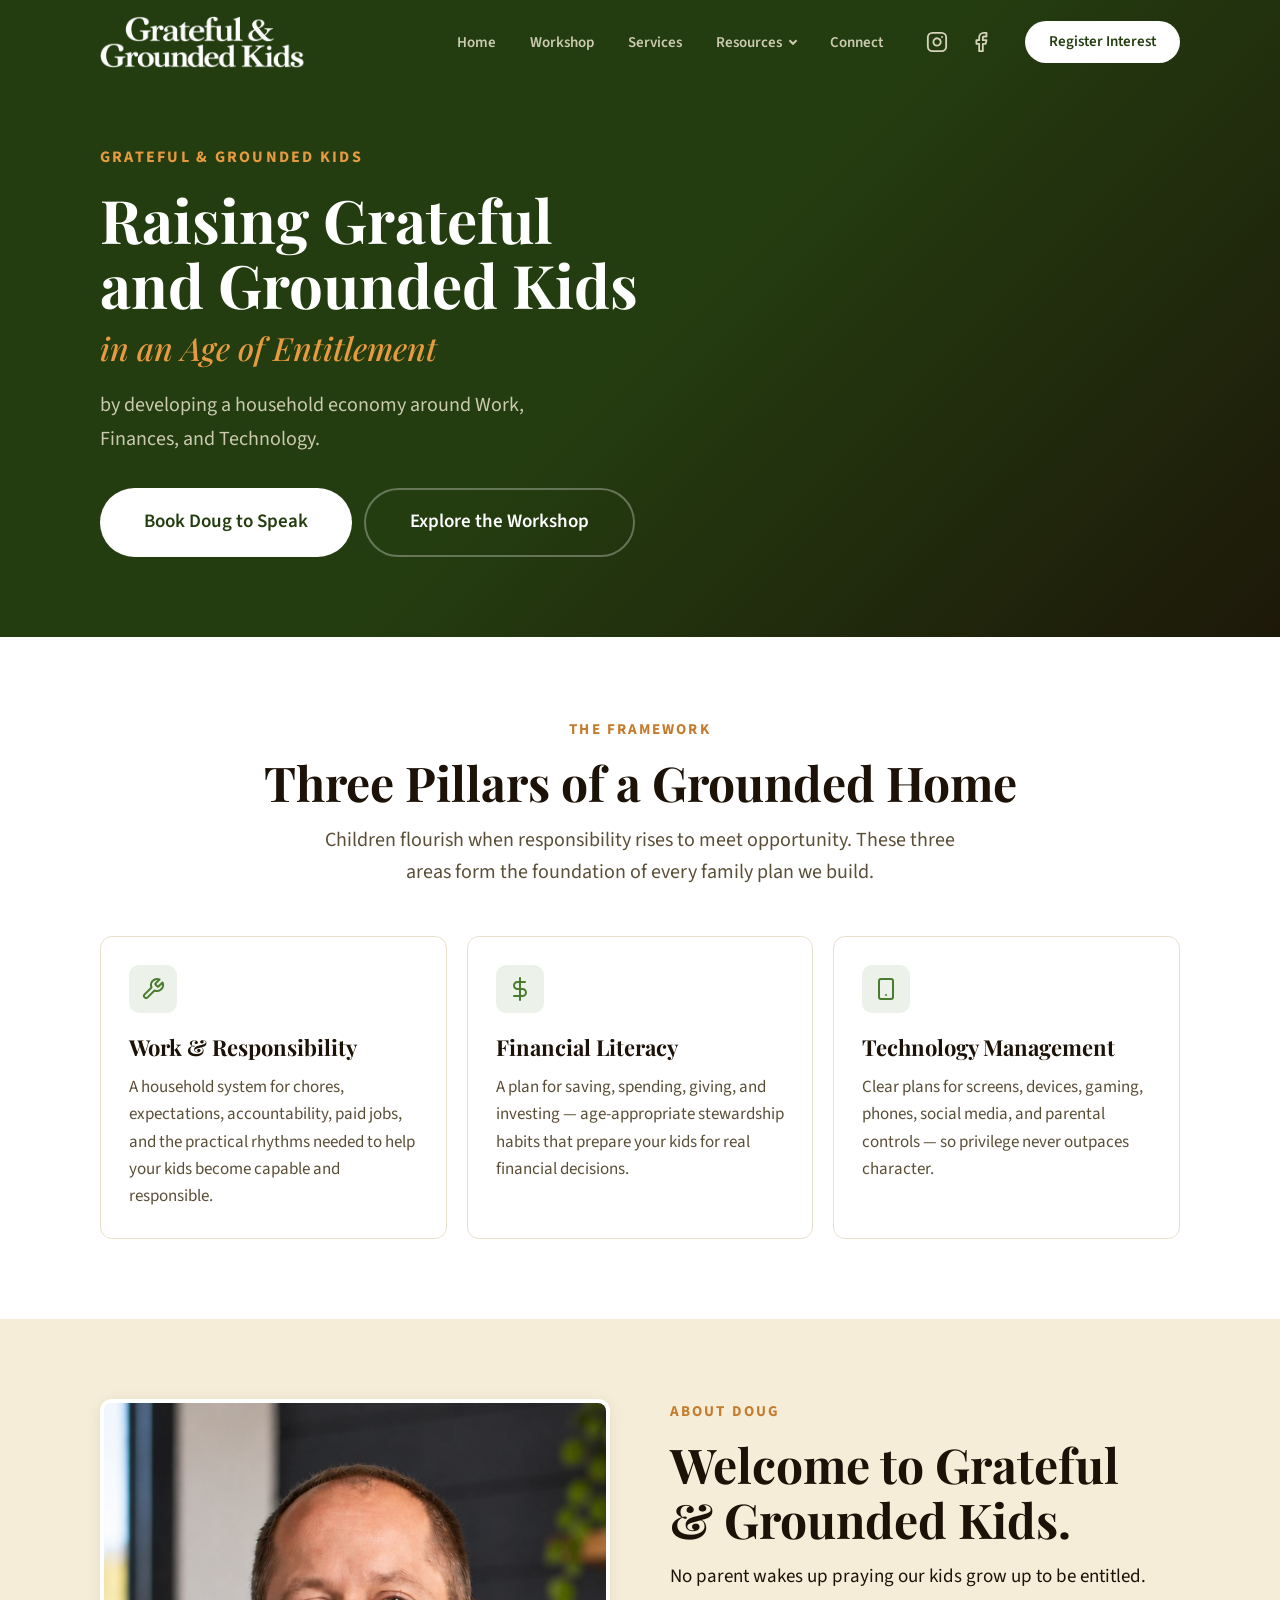
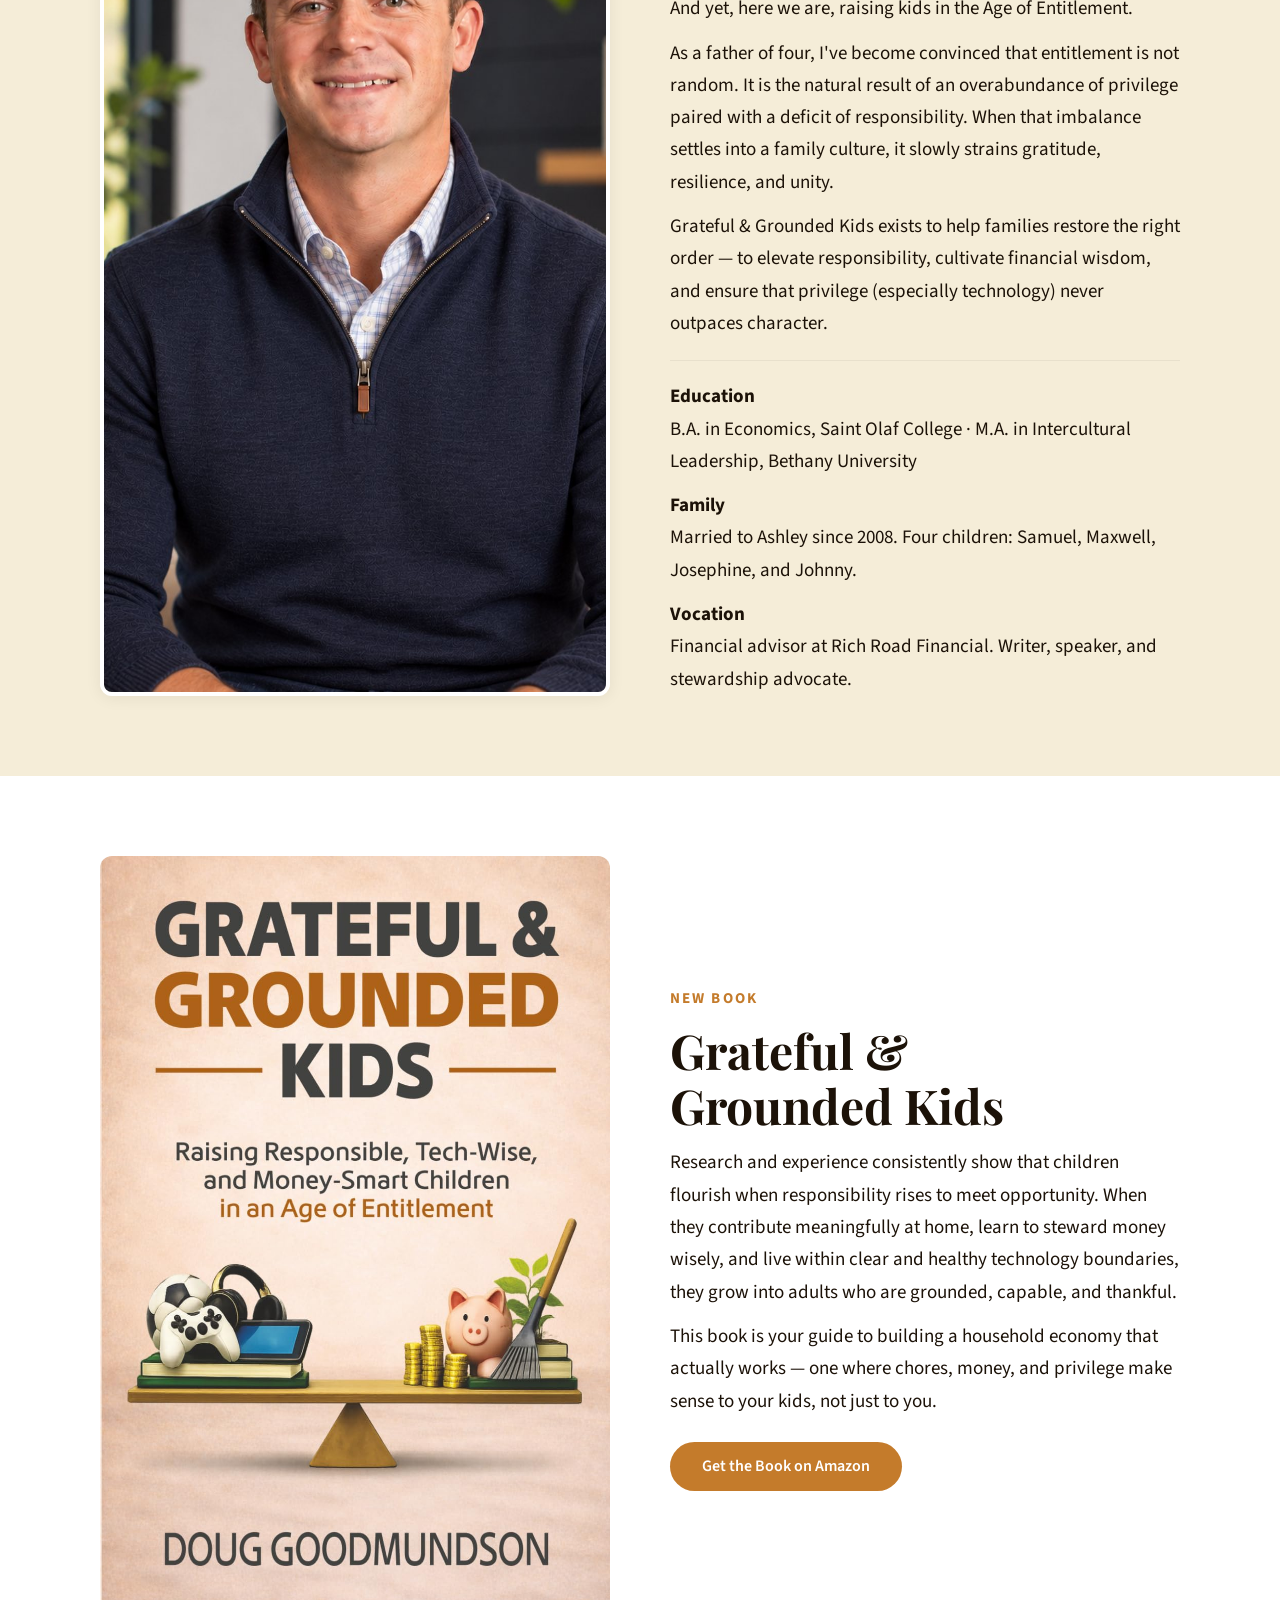
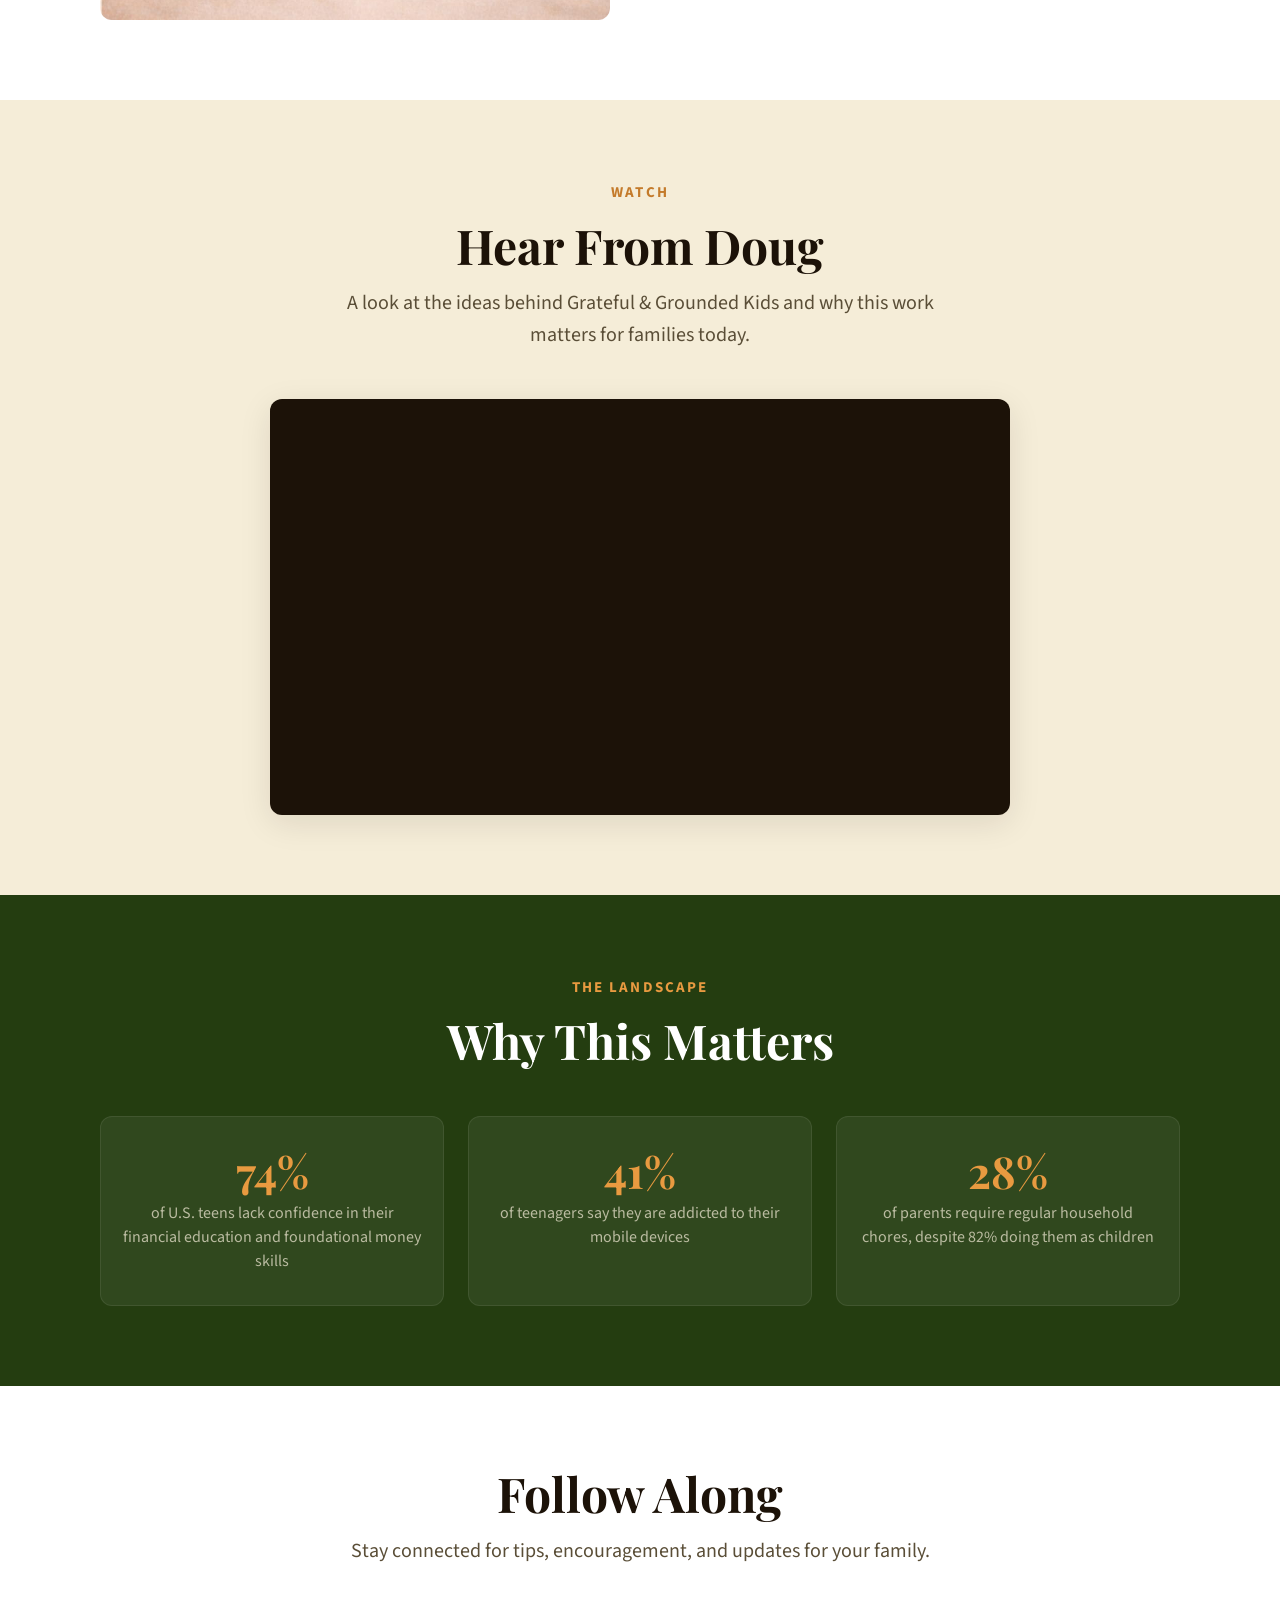
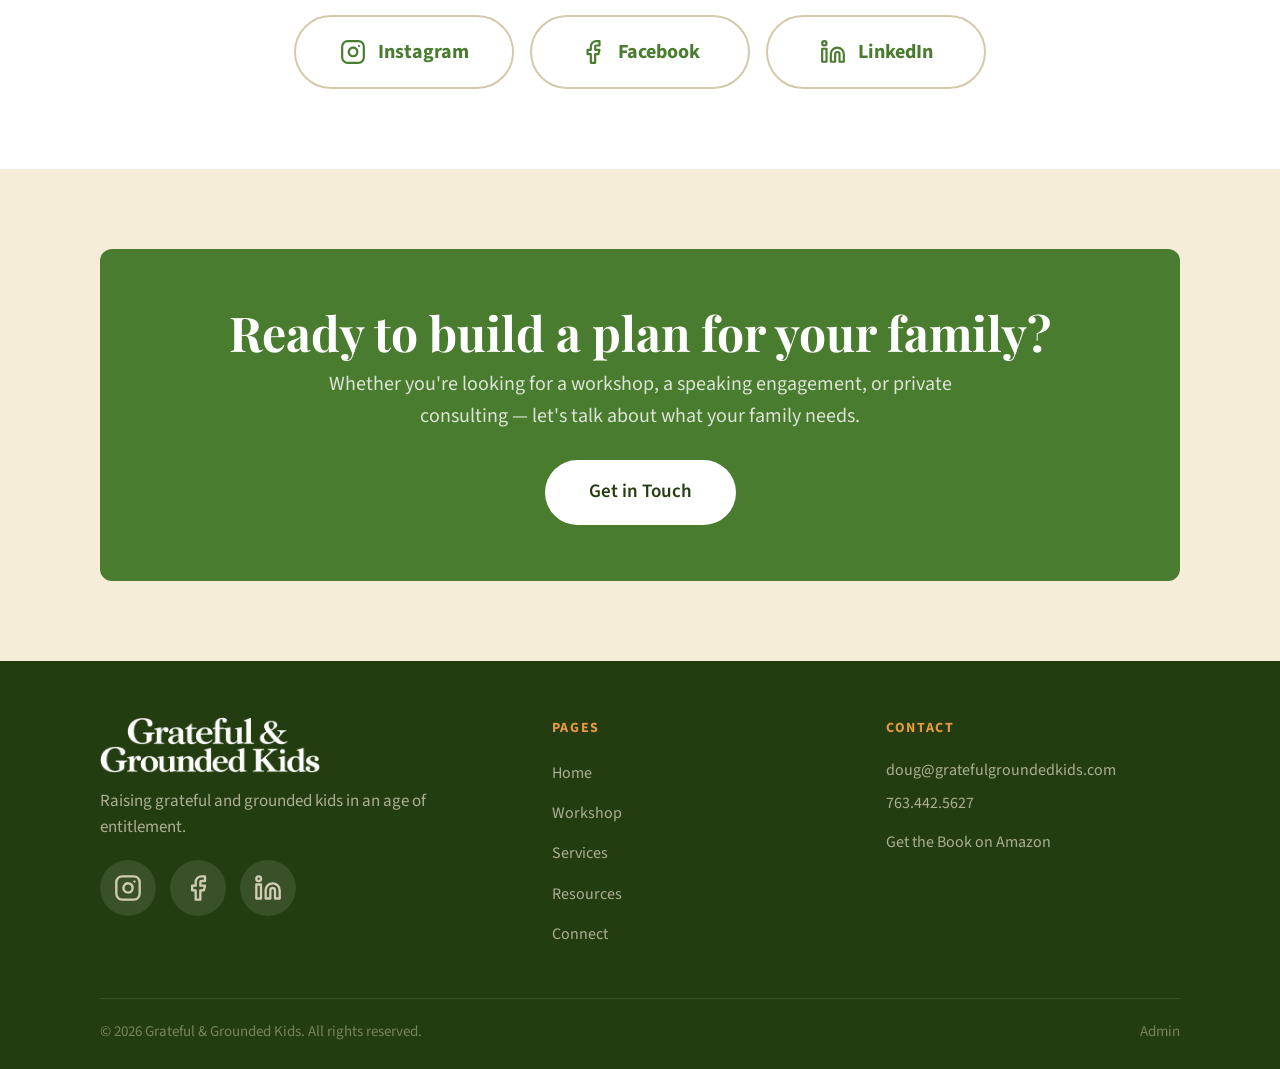
<file: index.html>
<!DOCTYPE html>
<html lang="en">
<head>
  <meta charset="UTF-8">
  <meta name="viewport" content="width=device-width, initial-scale=1.0">
  <title>Grateful &amp; Grounded Kids — Raising Grateful and Grounded Kids in an Age of Entitlement</title>
  <meta name="description" content="Grateful &amp; Grounded Kids helps families raise responsible, financially literate, and tech-wise children through workshops, seminars, and private consulting with Doug.">
  <meta property="og:title" content="Grateful &amp; Grounded Kids">
  <meta property="og:description" content="Raising grateful and grounded kids in an age of entitlement — through Work, Finances, and Technology.">
  <meta property="og:type" content="website">
  <meta property="og:url" content="https://gratefulgroundedkids.com">
  <meta property="og:image" content="https://gratefulgroundedkids.com/assets/images/icon-512.png">
  <link rel="preconnect" href="https://fonts.googleapis.com">
  <link rel="preconnect" href="https://fonts.gstatic.com" crossorigin>
  <link rel="stylesheet" href="https://fonts.googleapis.com/css2?family=Playfair+Display:ital,wght@0,500;0,700;1,500&family=Source+Sans+3:wght@300;400;600;700&display=swap">
  <link rel="stylesheet" href="/css/style.css">
  <link rel="icon" href="/favicon.ico" sizes="48x48">
  <link rel="icon" type="image/png" sizes="512x512" href="/favicon.png">
  <link rel="apple-touch-icon" href="/apple-touch-icon.png">
  <link rel="manifest" href="/site.webmanifest">
  <meta name="theme-color" content="#243D10">
</head>
<body>

  <!-- ═══ HEADER ═══ -->
  <header class="site-header" id="site-header">
    <div class="container header-inner">
      <a href="/" class="logo">
        <img src="/assets/images/logo.png" alt="Grateful &amp; Grounded Kids" class="logo-img">
      </a>
      <nav class="main-nav" id="main-nav">
        <ul class="nav-list">
          <li><a href="/" class="nav-link">Home</a></li>
          <li><a href="/workshop" class="nav-link">Workshop</a></li>
          <li><a href="/services" class="nav-link">Services</a></li>
          <li class="has-dropdown">
            <a href="/resources" class="nav-link">Resources</a>
            <div class="dropdown">
              <ul class="dropdown-list">
                <li><a href="/resources#chores-work" class="dropdown-link">Chores &amp; Work</a></li>
                <li><a href="/resources#finances" class="dropdown-link">Finances</a></li>
                <li><a href="/resources#technology" class="dropdown-link">Technology</a></li>
              </ul>
            </div>
          </li>
          <li><a href="/connect" class="nav-link">Connect</a></li>
        </ul>
      </nav>
      <div class="header-social">
        <a href="https://www.instagram.com/gratefulgroundedkids/" target="_blank" rel="noopener" aria-label="Instagram">
          <svg viewBox="0 0 24 24" fill="none" stroke="currentColor" stroke-width="2" stroke-linecap="round" stroke-linejoin="round"><rect x="2" y="2" width="20" height="20" rx="5"/><path d="M16 11.37A4 4 0 1 1 12.63 8 4 4 0 0 1 16 11.37z"/><line x1="17.5" y1="6.5" x2="17.51" y2="6.5"/></svg>
        </a>
        <a href="https://www.facebook.com/profile.php?id=61560724184551" target="_blank" rel="noopener" aria-label="Facebook">
          <svg viewBox="0 0 24 24" fill="none" stroke="currentColor" stroke-width="2" stroke-linecap="round" stroke-linejoin="round"><path d="M18 2h-3a5 5 0 0 0-5 5v3H7v4h3v8h4v-8h3l1-4h-4V7a1 1 0 0 1 1-1h3z"/></svg>
        </a>
      </div>
      <a href="/connect" class="btn btn-primary btn-sm header-cta">Register Interest</a>
      <button class="menu-toggle" id="menu-toggle" aria-label="Toggle navigation">
        <span></span><span></span><span></span>
      </button>
    </div>
  </header>

  <!-- ═══ HERO ═══ -->
  <section class="hero">
    <div class="hero-video-bg">
      <!-- main.js turns this into a muted, looping YouTube player behind the banner. To self-host instead, replace it with a <video> pointing at an MP4 in /assets/video/ -->
      <div class="hero-video-frame"><div id="hero-video" data-video-id="QNwwUT_PlNQ"></div></div>
    </div>
    <div class="container">
      <div class="hero-inner">
        <div class="hero-content">
          <div class="hero-eyebrow">Grateful &amp; Grounded Kids</div>
          <h1 class="hero-title">Raising Grateful and Grounded Kids</h1>
          <p class="hero-subtitle">in an Age of Entitlement</p>
          <p class="hero-body">by developing a household economy around Work, Finances, and Technology.</p>
          <div class="hero-actions">
            <a href="/connect" class="btn btn-white btn-lg">Book Doug to Speak</a>
            <a href="/workshop" class="btn btn-secondary btn-lg" style="border-color:rgba(255,255,255,.3);color:var(--white);">Explore the Workshop</a>
          </div>
        </div>
      </div>
    </div>
  </section>

  <!-- ═══ THREE PILLARS ═══ -->
  <section class="section section--white">
    <div class="container">
      <div class="section-header section-header--center">
        <div class="section-eyebrow">The Framework</div>
        <h2 class="section-title">Three Pillars of a Grounded Home</h2>
        <p class="section-desc">Children flourish when responsibility rises to meet opportunity. These three areas form the foundation of every family plan we build.</p>
      </div>
      <div class="card-grid card-grid-3">
        <div class="card">
          <div class="card-icon">
            <svg viewBox="0 0 24 24" fill="none" stroke="currentColor" stroke-width="2" stroke-linecap="round" stroke-linejoin="round"><path d="M14.7 6.3a1 1 0 0 0 0 1.4l1.6 1.6a1 1 0 0 0 1.4 0l3.77-3.77a6 6 0 0 1-7.94 7.94l-6.91 6.91a2.12 2.12 0 0 1-3-3l6.91-6.91a6 6 0 0 1 7.94-7.94l-3.76 3.76z"/></svg>
          </div>
          <h3 class="card-title">Work &amp; Responsibility</h3>
          <p class="card-body">A household system for chores, expectations, accountability, paid jobs, and the practical rhythms needed to help your kids become capable and responsible.</p>
        </div>
        <div class="card">
          <div class="card-icon">
            <svg viewBox="0 0 24 24" fill="none" stroke="currentColor" stroke-width="2" stroke-linecap="round" stroke-linejoin="round"><line x1="12" y1="1" x2="12" y2="23"/><path d="M17 5H9.5a3.5 3.5 0 0 0 0 7h5a3.5 3.5 0 0 1 0 7H6"/></svg>
          </div>
          <h3 class="card-title">Financial Literacy</h3>
          <p class="card-body">A plan for saving, spending, giving, and investing — age-appropriate stewardship habits that prepare your kids for real financial decisions.</p>
        </div>
        <div class="card">
          <div class="card-icon">
            <svg viewBox="0 0 24 24" fill="none" stroke="currentColor" stroke-width="2" stroke-linecap="round" stroke-linejoin="round"><rect x="5" y="2" width="14" height="20" rx="2" ry="2"/><line x1="12" y1="18" x2="12.01" y2="18"/></svg>
          </div>
          <h3 class="card-title">Technology Management</h3>
          <p class="card-body">Clear plans for screens, devices, gaming, phones, social media, and parental controls — so privilege never outpaces character.</p>
        </div>
      </div>
    </div>
  </section>

  <!-- ═══ ABOUT DOUG ═══ -->
  <section class="section section--linen" id="about">
    <div class="container">
      <div class="split split--about">
        <div class="about-photo-wrap">
          <img src="/assets/images/headshot1.jpg" alt="Doug Goodmundson" class="about-photo">
        </div>
        <div>
          <div class="section-eyebrow">About Doug</div>
          <h2 class="section-title">Welcome to Grateful &amp; Grounded Kids.</h2>
          <p>No parent wakes up praying our kids grow up to be entitled. And yet, here we are, raising kids in the Age of Entitlement.</p>
          <p class="mt-sm">As a father of four, I've become convinced that entitlement is not random. It is the natural result of an overabundance of privilege paired with a deficit of responsibility. When that imbalance settles into a family culture, it slowly strains gratitude, resilience, and unity.</p>
          <p class="mt-sm">Grateful &amp; Grounded Kids exists to help families restore the right order — to elevate responsibility, cultivate financial wisdom, and ensure that privilege (especially technology) never outpaces character.</p>
          <dl class="about-creds">
            <dt>Education</dt>
            <dd>B.A. in Economics, Saint Olaf College · M.A. in Intercultural Leadership, Bethany University</dd>
            <dt>Family</dt>
            <dd>Married to Ashley since 2008. Four children: Samuel, Maxwell, Josephine, and Johnny.</dd>
            <dt>Vocation</dt>
            <dd>Financial advisor at Rich Road Financial. Writer, speaker, and stewardship advocate.</dd>
          </dl>
        </div>
      </div>
    </div>
  </section>

  <!-- ═══ THE BOOK ═══ -->
  <section class="section section--white">
    <div class="container">
      <div class="split split--reverse">
        <div>
          <div class="section-eyebrow">New Book</div>
          <h2 class="section-title">Grateful &amp; Grounded Kids</h2>
          <p>Research and experience consistently show that children flourish when responsibility rises to meet opportunity. When they contribute meaningfully at home, learn to steward money wisely, and live within clear and healthy technology boundaries, they grow into adults who are grounded, capable, and thankful.</p>
          <p class="mt-sm">This book is your guide to building a household economy that actually works — one where chores, money, and privilege make sense to your kids, not just to you.</p>
          <div class="mt-md">
            <a href="https://a.co/d/0hMkGw1y" target="_blank" rel="noopener" class="btn btn-harvest">Get the Book on Amazon</a>
          </div>
        </div>
        <div class="split-image">
          <img src="/assets/images/book-cover.jpg" alt="Grateful &amp; Grounded Kids book cover">
        </div>
      </div>
    </div>
  </section>

  <!-- ═══ VIDEO ═══ -->
  <section class="section section--linen">
    <div class="container">
      <div class="section-header section-header--center">
        <div class="section-eyebrow">Watch</div>
        <h2 class="section-title">Hear From Doug</h2>
        <p class="section-desc">A look at the ideas behind Grateful &amp; Grounded Kids and why this work matters for families today.</p>
      </div>
      <div style="max-width:740px;margin-inline:auto;">
        <div class="video-wrap">
          <iframe src="https://www.youtube.com/embed/QNwwUT_PlNQ" title="Doug — Grateful &amp; Grounded Kids" allow="accelerometer; autoplay; clipboard-write; encrypted-media; gyroscope; picture-in-picture" referrerpolicy="strict-origin-when-cross-origin" allowfullscreen loading="lazy"></iframe>
        </div>
      </div>
    </div>
  </section>

  <!-- ═══ STATS ═══ -->
  <section class="section section--canopy">
    <div class="container">
      <div class="section-header section-header--center">
        <div class="section-eyebrow">The Landscape</div>
        <h2 class="section-title">Why This Matters</h2>
      </div>
      <div class="stats-row">
        <div class="stat-card">
          <div class="stat-number">74%</div>
          <div class="stat-label">of U.S. teens lack confidence in their financial education and foundational money skills</div>
        </div>
        <div class="stat-card">
          <div class="stat-number">41%</div>
          <div class="stat-label">of teenagers say they are addicted to their mobile devices</div>
        </div>
        <div class="stat-card">
          <div class="stat-number">28%</div>
          <div class="stat-label">of parents require regular household chores, despite 82% doing them as children</div>
        </div>
      </div>
    </div>
  </section>

  <!-- ═══ SOCIAL ═══ -->
  <section class="section section--white">
    <div class="container">
      <div class="section-header section-header--center">
        <h2 class="section-title">Follow Along</h2>
        <p class="section-desc">Stay connected for tips, encouragement, and updates for your family.</p>
      </div>
      <div class="social-buttons">
        <a href="https://www.instagram.com/gratefulgroundedkids/" target="_blank" rel="noopener" class="social-btn">
          <svg viewBox="0 0 24 24" fill="none" stroke="currentColor" stroke-width="2" stroke-linecap="round" stroke-linejoin="round"><rect x="2" y="2" width="20" height="20" rx="5"/><path d="M16 11.37A4 4 0 1 1 12.63 8 4 4 0 0 1 16 11.37z"/><line x1="17.5" y1="6.5" x2="17.51" y2="6.5"/></svg>
          Instagram
        </a>
        <a href="https://www.facebook.com/profile.php?id=61560724184551" target="_blank" rel="noopener" class="social-btn">
          <svg viewBox="0 0 24 24" fill="none" stroke="currentColor" stroke-width="2" stroke-linecap="round" stroke-linejoin="round"><path d="M18 2h-3a5 5 0 0 0-5 5v3H7v4h3v8h4v-8h3l1-4h-4V7a1 1 0 0 1 1-1h3z"/></svg>
          Facebook
        </a>
        <a href="https://www.linkedin.com/in/douggoodmundson" target="_blank" rel="noopener" class="social-btn">
          <svg viewBox="0 0 24 24" fill="none" stroke="currentColor" stroke-width="2" stroke-linecap="round" stroke-linejoin="round"><path d="M16 8a6 6 0 0 1 6 6v7h-4v-7a2 2 0 0 0-2-2 2 2 0 0 0-2 2v7h-4v-7a6 6 0 0 1 6-6z"/><rect x="2" y="9" width="4" height="12"/><circle cx="4" cy="4" r="2"/></svg>
          LinkedIn
        </a>
      </div>
    </div>
  </section>

  <!-- ═══ CTA BANNER ═══ -->
  <section class="section section--linen">
    <div class="container">
      <div class="cta-banner">
        <h2 class="section-title">Ready to build a plan for your family?</h2>
        <p class="section-desc">Whether you're looking for a workshop, a speaking engagement, or private consulting — let's talk about what your family needs.</p>
        <a href="/connect" class="btn btn-white btn-lg">Get in Touch</a>
      </div>
    </div>
  </section>

  <!-- ═══ FOOTER ═══ -->
  <footer class="site-footer">
    <div class="container">
      <div class="footer-grid">
        <div class="footer-brand">
          <img src="/assets/images/logo.png" alt="Grateful &amp; Grounded Kids" class="logo-img footer-logo">
          <p class="footer-tagline">Raising grateful and grounded kids in an age of entitlement.</p>
          <div class="footer-social">
            <a href="https://www.instagram.com/gratefulgroundedkids/" target="_blank" rel="noopener" aria-label="Instagram">
              <svg viewBox="0 0 24 24" fill="none" stroke="currentColor" stroke-width="2" stroke-linecap="round" stroke-linejoin="round"><rect x="2" y="2" width="20" height="20" rx="5"/><path d="M16 11.37A4 4 0 1 1 12.63 8 4 4 0 0 1 16 11.37z"/><line x1="17.5" y1="6.5" x2="17.51" y2="6.5"/></svg>
            </a>
            <a href="https://www.facebook.com/profile.php?id=61560724184551" target="_blank" rel="noopener" aria-label="Facebook">
              <svg viewBox="0 0 24 24" fill="none" stroke="currentColor" stroke-width="2" stroke-linecap="round" stroke-linejoin="round"><path d="M18 2h-3a5 5 0 0 0-5 5v3H7v4h3v8h4v-8h3l1-4h-4V7a1 1 0 0 1 1-1h3z"/></svg>
            </a>
            <a href="https://www.linkedin.com/in/douggoodmundson" target="_blank" rel="noopener" aria-label="LinkedIn">
              <svg viewBox="0 0 24 24" fill="none" stroke="currentColor" stroke-width="2" stroke-linecap="round" stroke-linejoin="round"><path d="M16 8a6 6 0 0 1 6 6v7h-4v-7a2 2 0 0 0-2-2 2 2 0 0 0-2 2v7h-4v-7a6 6 0 0 1 6-6z"/><rect x="2" y="9" width="4" height="12"/><circle cx="4" cy="4" r="2"/></svg>
            </a>
          </div>
        </div>
        <div>
          <div class="footer-heading">Pages</div>
          <ul class="footer-links">
            <li><a href="/">Home</a></li>
            <li><a href="/workshop">Workshop</a></li>
            <li><a href="/services">Services</a></li>
            <li><a href="/resources">Resources</a></li>
            <li><a href="/connect">Connect</a></li>
          </ul>
        </div>
        <div>
          <div class="footer-heading">Contact</div>
          <ul class="footer-contact">
            <li><a href="mailto:doug@gratefulgroundedkids.com">doug@gratefulgroundedkids.com</a></li>
            <li>763.442.5627</li>
            <li class="mt-sm"><a href="https://a.co/d/0hMkGw1y" target="_blank" rel="noopener">Get the Book on Amazon</a></li>
          </ul>
        </div>
      </div>
      <div class="footer-bottom">
        <span>&copy; 2026 Grateful &amp; Grounded Kids. All rights reserved.</span>
        <span><a href="/admin" style="color:inherit;">Admin</a></span>
      </div>
    </div>
  </footer>

  <script src="/js/main.js"></script>
</body>
</html>
</file>
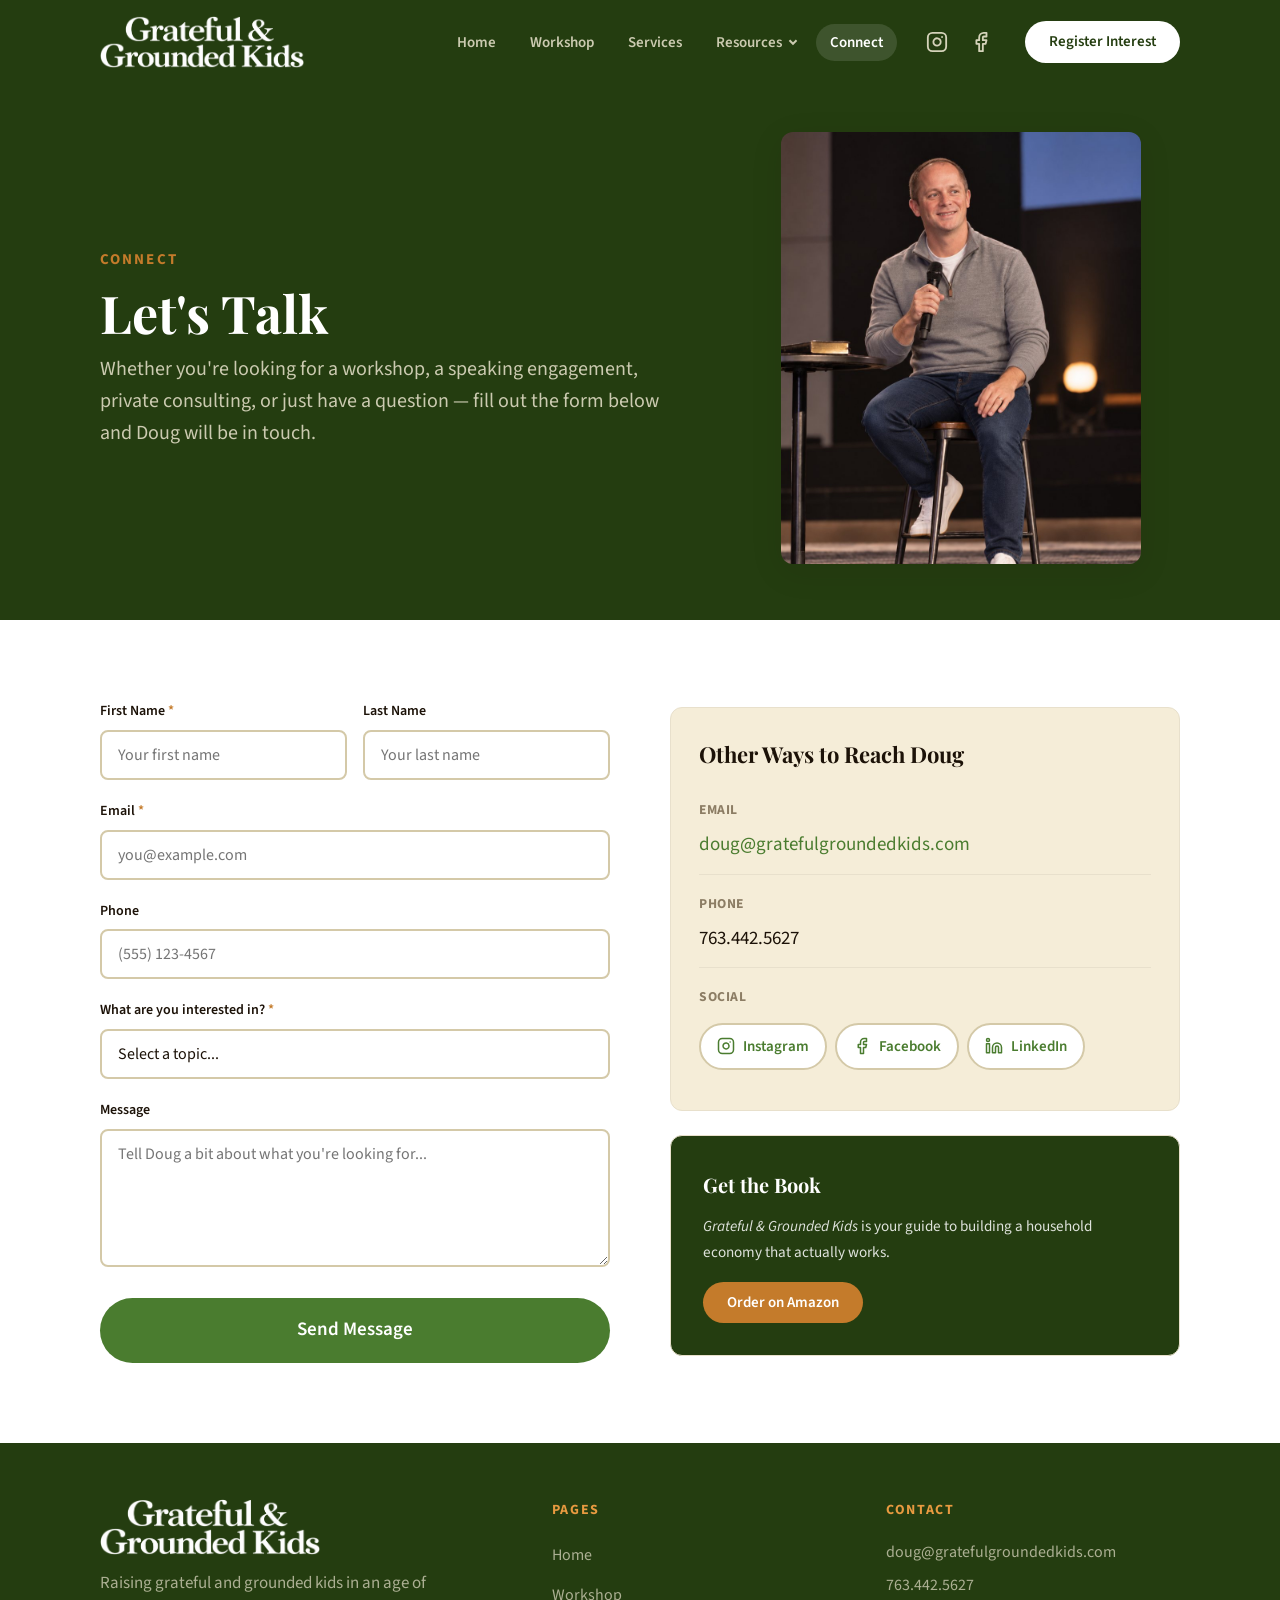
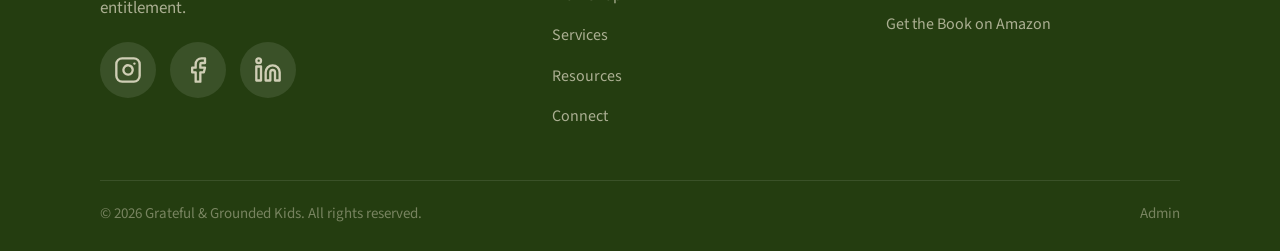
<file: connect.html>
<!DOCTYPE html>
<html lang="en">
<head>
  <meta charset="UTF-8">
  <meta name="viewport" content="width=device-width, initial-scale=1.0">
  <title>Connect — Grateful &amp; Grounded Kids</title>
  <meta name="description" content="Get in touch with Doug about workshops, speaking engagements, consulting, or general questions.">
  <meta property="og:title" content="Connect — Grateful &amp; Grounded Kids">
  <meta property="og:description" content="Book Doug for a workshop, speaking engagement, or private consulting session.">
  <meta property="og:type" content="website">
  <meta property="og:url" content="https://gratefulgroundedkids.com/connect">
  <meta property="og:image" content="https://gratefulgroundedkids.com/assets/images/icon-512.png">
  <link rel="preconnect" href="https://fonts.googleapis.com">
  <link rel="preconnect" href="https://fonts.gstatic.com" crossorigin>
  <link rel="stylesheet" href="https://fonts.googleapis.com/css2?family=Playfair+Display:ital,wght@0,500;0,700;1,500&family=Source+Sans+3:wght@300;400;600;700&display=swap">
  <link rel="stylesheet" href="/css/style.css">
  <link rel="icon" href="/favicon.ico" sizes="48x48">
  <link rel="icon" type="image/png" sizes="512x512" href="/favicon.png">
  <link rel="apple-touch-icon" href="/apple-touch-icon.png">
  <link rel="manifest" href="/site.webmanifest">
  <meta name="theme-color" content="#243D10">
</head>
<body>

  <!-- ═══ HEADER ═══ -->
  <header class="site-header" id="site-header">
    <div class="container header-inner">
      <a href="/" class="logo">
        <img src="/assets/images/logo.png" alt="Grateful &amp; Grounded Kids" class="logo-img">
      </a>
      <nav class="main-nav" id="main-nav">
        <ul class="nav-list">
          <li><a href="/" class="nav-link">Home</a></li>
          <li><a href="/workshop" class="nav-link">Workshop</a></li>
          <li><a href="/services" class="nav-link">Services</a></li>
          <li class="has-dropdown">
            <a href="/resources" class="nav-link">Resources</a>
            <div class="dropdown">
              <ul class="dropdown-list">
                <li><a href="/resources#chores-work" class="dropdown-link">Chores &amp; Work</a></li>
                <li><a href="/resources#finances" class="dropdown-link">Finances</a></li>
                <li><a href="/resources#technology" class="dropdown-link">Technology</a></li>
              </ul>
            </div>
          </li>
          <li><a href="/connect" class="nav-link">Connect</a></li>
        </ul>
      </nav>
      <div class="header-social">
        <a href="https://www.instagram.com/gratefulgroundedkids/" target="_blank" rel="noopener" aria-label="Instagram">
          <svg viewBox="0 0 24 24" fill="none" stroke="currentColor" stroke-width="2" stroke-linecap="round" stroke-linejoin="round"><rect x="2" y="2" width="20" height="20" rx="5"/><path d="M16 11.37A4 4 0 1 1 12.63 8 4 4 0 0 1 16 11.37z"/><line x1="17.5" y1="6.5" x2="17.51" y2="6.5"/></svg>
        </a>
        <a href="https://www.facebook.com/profile.php?id=61560724184551" target="_blank" rel="noopener" aria-label="Facebook">
          <svg viewBox="0 0 24 24" fill="none" stroke="currentColor" stroke-width="2" stroke-linecap="round" stroke-linejoin="round"><path d="M18 2h-3a5 5 0 0 0-5 5v3H7v4h3v8h4v-8h3l1-4h-4V7a1 1 0 0 1 1-1h3z"/></svg>
        </a>
      </div>
      <a href="/connect" class="btn btn-primary btn-sm header-cta">Register Interest</a>
      <button class="menu-toggle" id="menu-toggle" aria-label="Toggle navigation">
        <span></span><span></span><span></span>
      </button>
    </div>
  </header>

  <!-- ═══ PAGE HERO ═══ -->
  <section class="page-hero page-hero--split">
    <div class="container">
      <div class="page-hero-inner">
        <div>
          <div class="section-eyebrow">Connect</div>
          <h1 class="page-hero-title">Let's Talk</h1>
          <p class="page-hero-subtitle">Whether you're looking for a workshop, a speaking engagement, private consulting, or just have a question — fill out the form below and Doug will be in touch.</p>
        </div>
        <div class="page-hero-photo">
          <img src="/assets/images/headshot2.jpg" alt="Doug Goodmundson speaking on stage">
        </div>
      </div>
    </div>
  </section>

  <!-- ═══ CONTACT FORM ═══ -->
  <section class="section section--white">
    <div class="container">
      <div class="split">
        <div>
          <form id="contact-form" class="contact-form">
            <div class="card-grid card-grid-2" style="gap:1rem;">
              <div class="form-group">
                <label for="firstName" class="form-label">First Name <span style="color:var(--harvest);">*</span></label>
                <input type="text" id="firstName" name="firstName" class="form-input" required placeholder="Your first name">
              </div>
              <div class="form-group">
                <label for="lastName" class="form-label">Last Name</label>
                <input type="text" id="lastName" name="lastName" class="form-input" placeholder="Your last name">
              </div>
            </div>

            <div class="form-group">
              <label for="email" class="form-label">Email <span style="color:var(--harvest);">*</span></label>
              <input type="email" id="email" name="email" class="form-input" required placeholder="you@example.com">
            </div>

            <div class="form-group">
              <label for="phone" class="form-label">Phone</label>
              <input type="tel" id="phone" name="phone" class="form-input" placeholder="(555) 123-4567">
            </div>

            <div class="form-group">
              <label for="topic" class="form-label">What are you interested in? <span style="color:var(--harvest);">*</span></label>
              <select id="topic" name="topic" class="form-input" required>
                <option value="">Select a topic...</option>
                <option value="Workshop">Workshop for our group</option>
                <option value="Speaking">Speaking engagement</option>
                <option value="Consulting">Private family consulting</option>
                <option value="General">General question</option>
              </select>
            </div>

            <div class="form-group">
              <label for="message" class="form-label">Message</label>
              <textarea id="message" name="message" class="form-input" rows="5" placeholder="Tell Doug a bit about what you're looking for..."></textarea>
            </div>

            <!-- Spam trap: hidden from people, filled in by bots. Submissions that fill it are dropped. -->
            <div class="form-trap" aria-hidden="true">
              <label for="website">Leave this field empty</label>
              <input type="text" id="website" name="website" tabindex="-1" autocomplete="off">
            </div>

            <div id="form-error" style="color:var(--harvest);font-size:.9rem;margin-bottom:1rem;"></div>

            <button type="submit" class="btn btn-primary btn-lg btn-block">Send Message</button>
          </form>

          <!-- Success Message (hidden by default) -->
          <div id="form-success" style="display:none;">
            <div class="card" style="background:var(--linen);text-align:center;padding:2.5rem;">
              <svg viewBox="0 0 24 24" fill="none" stroke="var(--grove)" stroke-width="2" stroke-linecap="round" stroke-linejoin="round" style="width:48px;height:48px;margin:0 auto 1rem;"><path d="M22 11.08V12a10 10 0 1 1-5.93-9.14"/><polyline points="22 4 12 14.01 9 11.01"/></svg>
              <h3 style="font-family:var(--font-display);font-size:1.5rem;margin-bottom:.5rem;">Message Sent!</h3>
              <p style="color:var(--muted);">Thanks for reaching out. Doug will get back to you within 1–2 business days.</p>
            </div>
          </div>
        </div>

        <!-- Contact Info Sidebar -->
        <div>
          <div class="card" style="background:var(--linen);">
            <h3 class="card-title">Other Ways to Reach Doug</h3>
            <div style="padding:.75rem 0;border-bottom:1px solid var(--border-light);">
              <strong style="font-size:.85rem;text-transform:uppercase;letter-spacing:.04em;color:var(--faint);">Email</strong>
              <p style="margin-top:.25rem;"><a href="mailto:doug@gratefulgroundedkids.com" style="color:var(--grove);">doug@gratefulgroundedkids.com</a></p>
            </div>
            <div style="padding:.75rem 0;border-bottom:1px solid var(--border-light);">
              <strong style="font-size:.85rem;text-transform:uppercase;letter-spacing:.04em;color:var(--faint);">Phone</strong>
              <p style="margin-top:.25rem;">763.442.5627</p>
            </div>
            <div style="padding:.75rem 0;">
              <strong style="font-size:.85rem;text-transform:uppercase;letter-spacing:.04em;color:var(--faint);">Social</strong>
              <div class="social-buttons social-buttons--compact">
                <a href="https://www.instagram.com/gratefulgroundedkids/" target="_blank" rel="noopener" class="social-btn">
                  <svg viewBox="0 0 24 24" fill="none" stroke="currentColor" stroke-width="2" stroke-linecap="round" stroke-linejoin="round"><rect x="2" y="2" width="20" height="20" rx="5"/><path d="M16 11.37A4 4 0 1 1 12.63 8 4 4 0 0 1 16 11.37z"/><line x1="17.5" y1="6.5" x2="17.51" y2="6.5"/></svg>
                  Instagram
                </a>
                <a href="https://www.facebook.com/profile.php?id=61560724184551" target="_blank" rel="noopener" class="social-btn">
                  <svg viewBox="0 0 24 24" fill="none" stroke="currentColor" stroke-width="2" stroke-linecap="round" stroke-linejoin="round"><path d="M18 2h-3a5 5 0 0 0-5 5v3H7v4h3v8h4v-8h3l1-4h-4V7a1 1 0 0 1 1-1h3z"/></svg>
                  Facebook
                </a>
                <a href="https://www.linkedin.com/in/douggoodmundson" target="_blank" rel="noopener" class="social-btn">
                  <svg viewBox="0 0 24 24" fill="none" stroke="currentColor" stroke-width="2" stroke-linecap="round" stroke-linejoin="round"><path d="M16 8a6 6 0 0 1 6 6v7h-4v-7a2 2 0 0 0-2-2 2 2 0 0 0-2 2v7h-4v-7a6 6 0 0 1 6-6z"/><rect x="2" y="9" width="4" height="12"/><circle cx="4" cy="4" r="2"/></svg>
                  LinkedIn
                </a>
              </div>
            </div>
          </div>

          <div class="card mt-md" style="background:var(--canopy);color:var(--white);padding:2rem;">
            <h3 style="font-family:var(--font-display);font-size:1.25rem;margin-bottom:.75rem;">Get the Book</h3>
            <p style="opacity:.85;font-size:.95rem;margin-bottom:1rem;"><em>Grateful &amp; Grounded Kids</em> is your guide to building a household economy that actually works.</p>
            <a href="https://a.co/d/0hMkGw1y" target="_blank" rel="noopener" class="btn btn-harvest btn-sm">Order on Amazon</a>
          </div>
        </div>
      </div>
    </div>
  </section>

  <!-- ═══ FOOTER ═══ -->
  <footer class="site-footer">
    <div class="container">
      <div class="footer-grid">
        <div class="footer-brand">
          <img src="/assets/images/logo.png" alt="Grateful &amp; Grounded Kids" class="logo-img footer-logo">
          <p class="footer-tagline">Raising grateful and grounded kids in an age of entitlement.</p>
          <div class="footer-social">
            <a href="https://www.instagram.com/gratefulgroundedkids/" target="_blank" rel="noopener" aria-label="Instagram">
              <svg viewBox="0 0 24 24" fill="none" stroke="currentColor" stroke-width="2" stroke-linecap="round" stroke-linejoin="round"><rect x="2" y="2" width="20" height="20" rx="5"/><path d="M16 11.37A4 4 0 1 1 12.63 8 4 4 0 0 1 16 11.37z"/><line x1="17.5" y1="6.5" x2="17.51" y2="6.5"/></svg>
            </a>
            <a href="https://www.facebook.com/profile.php?id=61560724184551" target="_blank" rel="noopener" aria-label="Facebook">
              <svg viewBox="0 0 24 24" fill="none" stroke="currentColor" stroke-width="2" stroke-linecap="round" stroke-linejoin="round"><path d="M18 2h-3a5 5 0 0 0-5 5v3H7v4h3v8h4v-8h3l1-4h-4V7a1 1 0 0 1 1-1h3z"/></svg>
            </a>
            <a href="https://www.linkedin.com/in/douggoodmundson" target="_blank" rel="noopener" aria-label="LinkedIn">
              <svg viewBox="0 0 24 24" fill="none" stroke="currentColor" stroke-width="2" stroke-linecap="round" stroke-linejoin="round"><path d="M16 8a6 6 0 0 1 6 6v7h-4v-7a2 2 0 0 0-2-2 2 2 0 0 0-2 2v7h-4v-7a6 6 0 0 1 6-6z"/><rect x="2" y="9" width="4" height="12"/><circle cx="4" cy="4" r="2"/></svg>
            </a>
          </div>
        </div>
        <div>
          <div class="footer-heading">Pages</div>
          <ul class="footer-links">
            <li><a href="/">Home</a></li>
            <li><a href="/workshop">Workshop</a></li>
            <li><a href="/services">Services</a></li>
            <li><a href="/resources">Resources</a></li>
            <li><a href="/connect">Connect</a></li>
          </ul>
        </div>
        <div>
          <div class="footer-heading">Contact</div>
          <ul class="footer-contact">
            <li><a href="mailto:doug@gratefulgroundedkids.com">doug@gratefulgroundedkids.com</a></li>
            <li>763.442.5627</li>
            <li class="mt-sm"><a href="https://a.co/d/0hMkGw1y" target="_blank" rel="noopener">Get the Book on Amazon</a></li>
          </ul>
        </div>
      </div>
      <div class="footer-bottom">
        <span>&copy; 2026 Grateful &amp; Grounded Kids. All rights reserved.</span>
        <span><a href="/admin" style="color:inherit;">Admin</a></span>
      </div>
    </div>
  </footer>

  <script src="/js/main.js"></script>
  <script src="/js/form.js"></script>
</body>
</html>
</file>
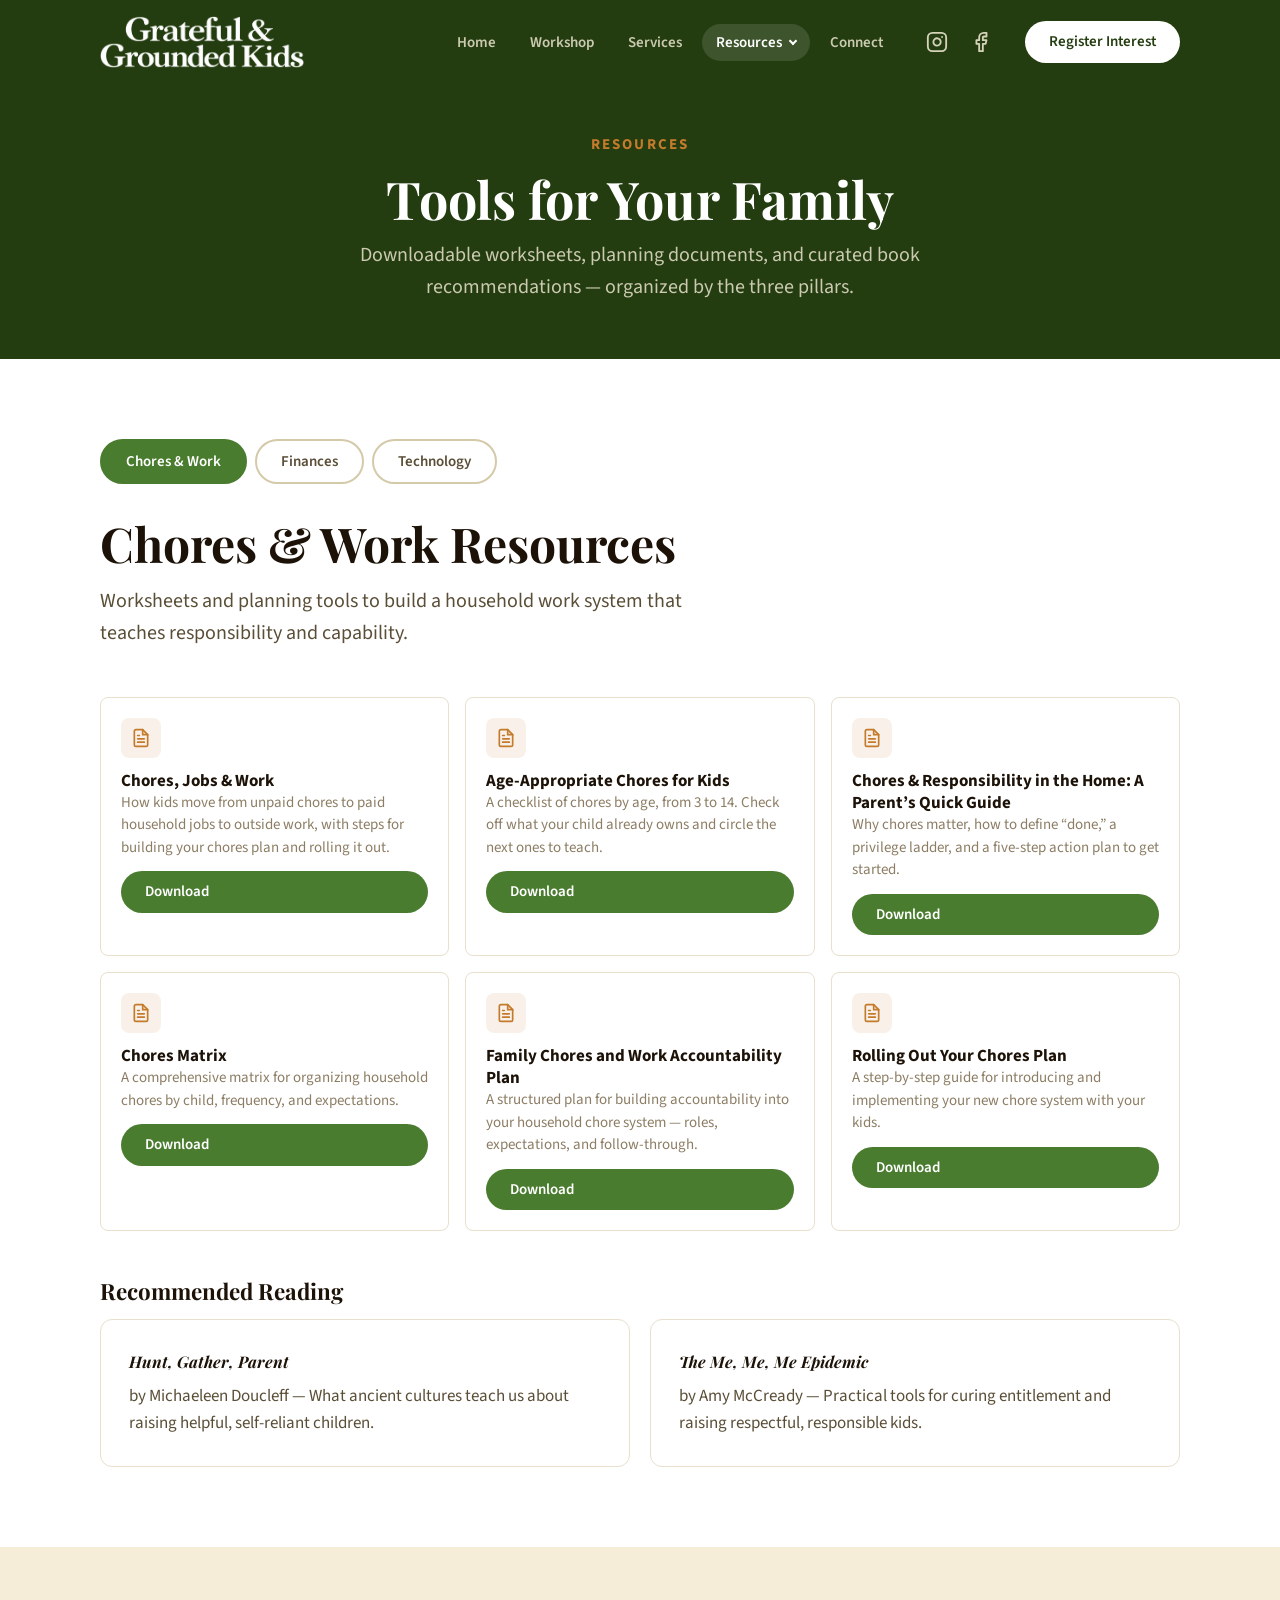
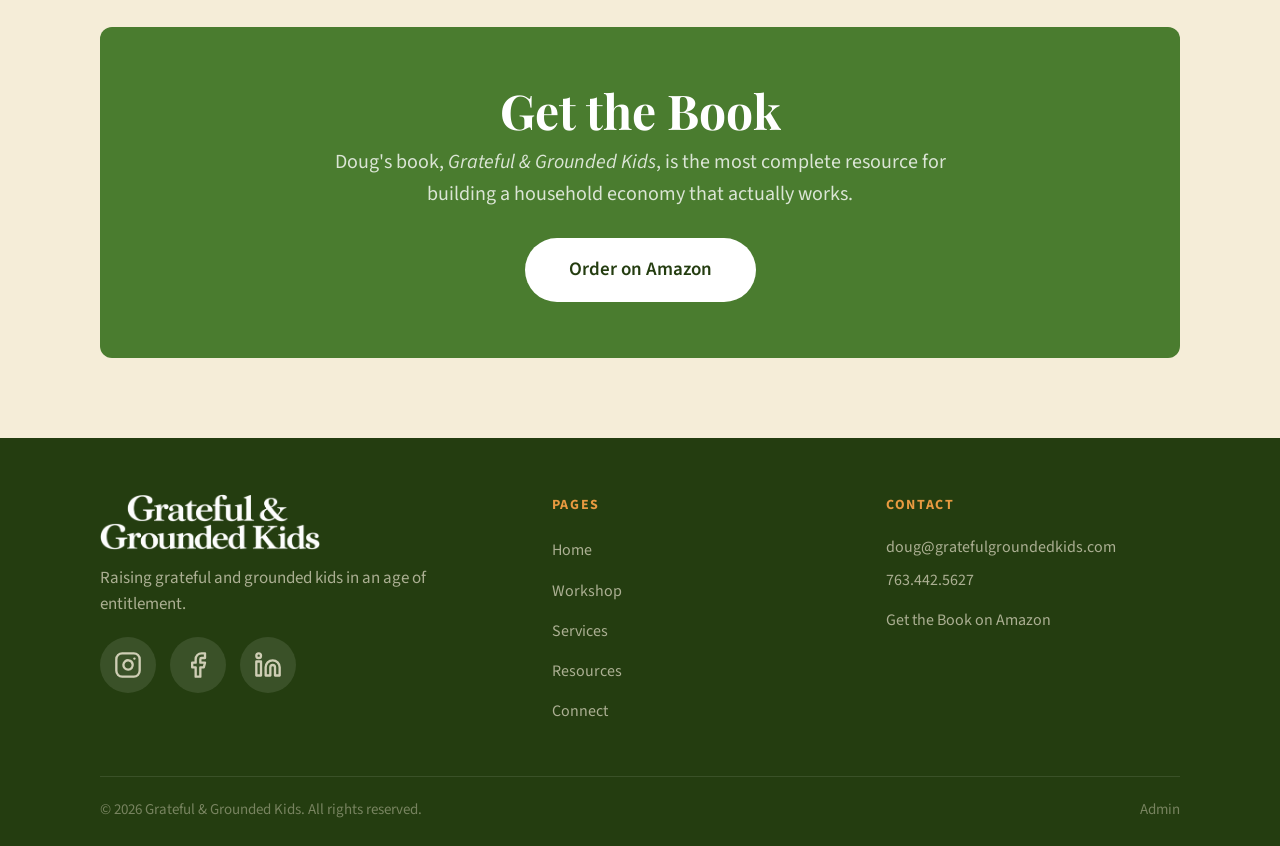
<file: resources.html>
<!DOCTYPE html>
<html lang="en">
<head>
  <meta charset="UTF-8">
  <meta name="viewport" content="width=device-width, initial-scale=1.0">
  <title>Resources — Grateful &amp; Grounded Kids</title>
  <meta name="description" content="Downloadable worksheets, planning tools, and curated book recommendations for families building a grounded household.">
  <meta property="og:title" content="Resources — Grateful &amp; Grounded Kids">
  <meta property="og:description" content="Free worksheets, planning tools, and book recommendations to help your family build a household economy around work, finances, and technology.">
  <meta property="og:type" content="website">
  <meta property="og:url" content="https://gratefulgroundedkids.com/resources">
  <meta property="og:image" content="https://gratefulgroundedkids.com/assets/images/icon-512.png">
  <link rel="preconnect" href="https://fonts.googleapis.com">
  <link rel="preconnect" href="https://fonts.gstatic.com" crossorigin>
  <link rel="stylesheet" href="https://fonts.googleapis.com/css2?family=Playfair+Display:ital,wght@0,500;0,700;1,500&family=Source+Sans+3:wght@300;400;600;700&display=swap">
  <link rel="stylesheet" href="/css/style.css">
  <link rel="icon" href="/favicon.ico" sizes="48x48">
  <link rel="icon" type="image/png" sizes="512x512" href="/favicon.png">
  <link rel="apple-touch-icon" href="/apple-touch-icon.png">
  <link rel="manifest" href="/site.webmanifest">
  <meta name="theme-color" content="#243D10">
  <meta name="documents-version" content="1">
</head>
<body>

  <!-- ═══ HEADER ═══ -->
  <header class="site-header" id="site-header">
    <div class="container header-inner">
      <a href="/" class="logo">
        <img src="/assets/images/logo.png" alt="Grateful &amp; Grounded Kids" class="logo-img">
      </a>
      <nav class="main-nav" id="main-nav">
        <ul class="nav-list">
          <li><a href="/" class="nav-link">Home</a></li>
          <li><a href="/workshop" class="nav-link">Workshop</a></li>
          <li><a href="/services" class="nav-link">Services</a></li>
          <li class="has-dropdown">
            <a href="/resources" class="nav-link">Resources</a>
            <div class="dropdown">
              <ul class="dropdown-list">
                <li><a href="/resources#chores-work" class="dropdown-link">Chores &amp; Work</a></li>
                <li><a href="/resources#finances" class="dropdown-link">Finances</a></li>
                <li><a href="/resources#technology" class="dropdown-link">Technology</a></li>
              </ul>
            </div>
          </li>
          <li><a href="/connect" class="nav-link">Connect</a></li>
        </ul>
      </nav>
      <div class="header-social">
        <a href="https://www.instagram.com/gratefulgroundedkids/" target="_blank" rel="noopener" aria-label="Instagram">
          <svg viewBox="0 0 24 24" fill="none" stroke="currentColor" stroke-width="2" stroke-linecap="round" stroke-linejoin="round"><rect x="2" y="2" width="20" height="20" rx="5"/><path d="M16 11.37A4 4 0 1 1 12.63 8 4 4 0 0 1 16 11.37z"/><line x1="17.5" y1="6.5" x2="17.51" y2="6.5"/></svg>
        </a>
        <a href="https://www.facebook.com/profile.php?id=61560724184551" target="_blank" rel="noopener" aria-label="Facebook">
          <svg viewBox="0 0 24 24" fill="none" stroke="currentColor" stroke-width="2" stroke-linecap="round" stroke-linejoin="round"><path d="M18 2h-3a5 5 0 0 0-5 5v3H7v4h3v8h4v-8h3l1-4h-4V7a1 1 0 0 1 1-1h3z"/></svg>
        </a>
      </div>
      <a href="/connect" class="btn btn-primary btn-sm header-cta">Register Interest</a>
      <button class="menu-toggle" id="menu-toggle" aria-label="Toggle navigation">
        <span></span><span></span><span></span>
      </button>
    </div>
  </header>

  <!-- ═══ PAGE HERO ═══ -->
  <section class="page-hero">
    <div class="container">
      <div class="section-eyebrow">Resources</div>
      <h1 class="page-hero-title">Tools for Your Family</h1>
      <p class="page-hero-subtitle">Downloadable worksheets, planning documents, and curated book recommendations — organized by the three pillars.</p>
    </div>
  </section>

  <!-- ═══ RESOURCE TABS ═══ -->
  <section class="section section--white">
    <div class="container">

      <!-- Tab Navigation -->
      <div class="resource-tabs">
        <button class="resource-tab active" data-category="cat-work" data-slug="chores-work">Chores &amp; Work</button>
        <button class="resource-tab" data-category="cat-finances" data-slug="finances">Finances</button>
        <button class="resource-tab" data-category="cat-technology" data-slug="technology">Technology</button>
      </div>

      <!-- ── CHORES & WORK ── -->
      <div class="resource-category active" id="cat-work">
        <div class="section-header">
          <h2 class="section-title">Chores &amp; Work Resources</h2>
          <p class="section-desc">Worksheets and planning tools to build a household work system that teaches responsibility and capability.</p>
        </div>

        <div class="doc-grid">
          <!-- documents:chores-work -->
          <div class="doc-card">
            <div class="doc-icon">
              <svg viewBox="0 0 24 24" fill="none" stroke="currentColor" stroke-width="2" stroke-linecap="round" stroke-linejoin="round"><path d="M14 2H6a2 2 0 0 0-2 2v16a2 2 0 0 0 2 2h12a2 2 0 0 0 2-2V8z"/><polyline points="14 2 14 8 20 8"/><line x1="16" y1="13" x2="8" y2="13"/><line x1="16" y1="17" x2="8" y2="17"/><polyline points="10 9 9 9 8 9"/></svg>
            </div>
            <div class="doc-info">
              <h3 class="doc-title">Chores, Jobs &amp; Work</h3>
              <p class="doc-desc">How kids move from unpaid chores to paid household jobs to outside work, with steps for building your chores plan and rolling it out.</p>
            </div>
            <a href="/assets/docs/chores-jobs-and-work.pdf" class="btn btn-primary btn-sm" download>Download</a>
          </div>

          <div class="doc-card">
            <div class="doc-icon">
              <svg viewBox="0 0 24 24" fill="none" stroke="currentColor" stroke-width="2" stroke-linecap="round" stroke-linejoin="round"><path d="M14 2H6a2 2 0 0 0-2 2v16a2 2 0 0 0 2 2h12a2 2 0 0 0 2-2V8z"/><polyline points="14 2 14 8 20 8"/><line x1="16" y1="13" x2="8" y2="13"/><line x1="16" y1="17" x2="8" y2="17"/><polyline points="10 9 9 9 8 9"/></svg>
            </div>
            <div class="doc-info">
              <h3 class="doc-title">Age-Appropriate Chores for Kids</h3>
              <p class="doc-desc">A checklist of chores by age, from 3 to 14. Check off what your child already owns and circle the next ones to teach.</p>
            </div>
            <a href="/assets/docs/chores-list.pdf" class="btn btn-primary btn-sm" download>Download</a>
          </div>

          <div class="doc-card">
            <div class="doc-icon">
              <svg viewBox="0 0 24 24" fill="none" stroke="currentColor" stroke-width="2" stroke-linecap="round" stroke-linejoin="round"><path d="M14 2H6a2 2 0 0 0-2 2v16a2 2 0 0 0 2 2h12a2 2 0 0 0 2-2V8z"/><polyline points="14 2 14 8 20 8"/><line x1="16" y1="13" x2="8" y2="13"/><line x1="16" y1="17" x2="8" y2="17"/><polyline points="10 9 9 9 8 9"/></svg>
            </div>
            <div class="doc-info">
              <h3 class="doc-title">Chores &amp; Responsibility in the Home: A Parent&rsquo;s Quick Guide</h3>
              <p class="doc-desc">Why chores matter, how to define &ldquo;done,&rdquo; a privilege ladder, and a five-step action plan to get started.</p>
            </div>
            <a href="/assets/docs/chores-responsibility-quick-guide.pdf" class="btn btn-primary btn-sm" download>Download</a>
          </div>

          <div class="doc-card">
            <div class="doc-icon">
              <svg viewBox="0 0 24 24" fill="none" stroke="currentColor" stroke-width="2" stroke-linecap="round" stroke-linejoin="round"><path d="M14 2H6a2 2 0 0 0-2 2v16a2 2 0 0 0 2 2h12a2 2 0 0 0 2-2V8z"/><polyline points="14 2 14 8 20 8"/><line x1="16" y1="13" x2="8" y2="13"/><line x1="16" y1="17" x2="8" y2="17"/><polyline points="10 9 9 9 8 9"/></svg>
            </div>
            <div class="doc-info">
              <h3 class="doc-title">Chores Matrix</h3>
              <p class="doc-desc">A comprehensive matrix for organizing household chores by child, frequency, and expectations.</p>
            </div>
            <a href="/assets/docs/chores-matrix.docx" class="btn btn-primary btn-sm" download>Download</a>
          </div>

          <div class="doc-card">
            <div class="doc-icon">
              <svg viewBox="0 0 24 24" fill="none" stroke="currentColor" stroke-width="2" stroke-linecap="round" stroke-linejoin="round"><path d="M14 2H6a2 2 0 0 0-2 2v16a2 2 0 0 0 2 2h12a2 2 0 0 0 2-2V8z"/><polyline points="14 2 14 8 20 8"/><line x1="16" y1="13" x2="8" y2="13"/><line x1="16" y1="17" x2="8" y2="17"/><polyline points="10 9 9 9 8 9"/></svg>
            </div>
            <div class="doc-info">
              <h3 class="doc-title">Family Chores and Work Accountability Plan</h3>
              <p class="doc-desc">A structured plan for building accountability into your household chore system — roles, expectations, and follow-through.</p>
            </div>
            <a href="/assets/docs/family-chores-accountability-plan.docx" class="btn btn-primary btn-sm" download>Download</a>
          </div>

          <div class="doc-card">
            <div class="doc-icon">
              <svg viewBox="0 0 24 24" fill="none" stroke="currentColor" stroke-width="2" stroke-linecap="round" stroke-linejoin="round"><path d="M14 2H6a2 2 0 0 0-2 2v16a2 2 0 0 0 2 2h12a2 2 0 0 0 2-2V8z"/><polyline points="14 2 14 8 20 8"/><line x1="16" y1="13" x2="8" y2="13"/><line x1="16" y1="17" x2="8" y2="17"/><polyline points="10 9 9 9 8 9"/></svg>
            </div>
            <div class="doc-info">
              <h3 class="doc-title">Rolling Out Your Chores Plan</h3>
              <p class="doc-desc">A step-by-step guide for introducing and implementing your new chore system with your kids.</p>
            </div>
            <a href="/assets/docs/rolling-out-chores-plan.docx" class="btn btn-primary btn-sm" download>Download</a>
          </div>
          <!-- /documents:chores-work -->
        </div>

        <!-- Recommended Reading -->
        <div class="mt-lg">
          <h3 class="section-title" style="font-size:1.4rem;">Recommended Reading</h3>
          <div class="card-grid card-grid-2 mt-sm">
            <div class="card">
              <h4 class="card-title" style="font-size:1rem;"><em>Hunt, Gather, Parent</em></h4>
              <p class="card-body">by Michaeleen Doucleff — What ancient cultures teach us about raising helpful, self-reliant children.</p>
            </div>
            <div class="card">
              <h4 class="card-title" style="font-size:1rem;"><em>The Me, Me, Me Epidemic</em></h4>
              <p class="card-body">by Amy McCready — Practical tools for curing entitlement and raising respectful, responsible kids.</p>
            </div>
          </div>
        </div>
      </div>

      <!-- ── FINANCES ── -->
      <div class="resource-category" id="cat-finances">
        <div class="section-header">
          <h2 class="section-title">Financial Literacy Resources</h2>
          <p class="section-desc">Tools and worksheets for teaching your kids to save, spend, give, and invest wisely.</p>
        </div>

        <div class="doc-grid">
          <!-- documents:finances -->
          <div class="doc-card">
            <div class="doc-icon">
              <svg viewBox="0 0 24 24" fill="none" stroke="currentColor" stroke-width="2" stroke-linecap="round" stroke-linejoin="round"><path d="M14 2H6a2 2 0 0 0-2 2v16a2 2 0 0 0 2 2h12a2 2 0 0 0 2-2V8z"/><polyline points="14 2 14 8 20 8"/><line x1="16" y1="13" x2="8" y2="13"/><line x1="16" y1="17" x2="8" y2="17"/><polyline points="10 9 9 9 8 9"/></svg>
            </div>
            <div class="doc-info">
              <h3 class="doc-title">Allocating What We Earn</h3>
              <p class="doc-desc">How to teach kids to divide their money into spending, saving, giving, and investing, with systems for each age.</p>
            </div>
            <a href="/assets/docs/allocating-what-we-earn.pdf" class="btn btn-primary btn-sm" download>Download</a>
          </div>

          <div class="doc-card">
            <div class="doc-icon">
              <svg viewBox="0 0 24 24" fill="none" stroke="currentColor" stroke-width="2" stroke-linecap="round" stroke-linejoin="round"><path d="M14 2H6a2 2 0 0 0-2 2v16a2 2 0 0 0 2 2h12a2 2 0 0 0 2-2V8z"/><polyline points="14 2 14 8 20 8"/><line x1="16" y1="13" x2="8" y2="13"/><line x1="16" y1="17" x2="8" y2="17"/><polyline points="10 9 9 9 8 9"/></svg>
            </div>
            <div class="doc-info">
              <h3 class="doc-title">Conversations</h3>
              <p class="doc-desc">Everyday moments for talking about money, the key lessons to teach, and questions to reflect on your own money script.</p>
            </div>
            <a href="/assets/docs/conversations.pdf" class="btn btn-primary btn-sm" download>Download</a>
          </div>

          <div class="doc-card">
            <div class="doc-icon">
              <svg viewBox="0 0 24 24" fill="none" stroke="currentColor" stroke-width="2" stroke-linecap="round" stroke-linejoin="round"><path d="M14 2H6a2 2 0 0 0-2 2v16a2 2 0 0 0 2 2h12a2 2 0 0 0 2-2V8z"/><polyline points="14 2 14 8 20 8"/><line x1="16" y1="13" x2="8" y2="13"/><line x1="16" y1="17" x2="8" y2="17"/><polyline points="10 9 9 9 8 9"/></svg>
            </div>
            <div class="doc-info">
              <h3 class="doc-title">Financial Literacy</h3>
              <p class="doc-desc">Book recommendations for little ones, elementary kids, teens, and parents, plus programs worth a look.</p>
            </div>
            <a href="/assets/docs/financial-literacy.pdf" class="btn btn-primary btn-sm" download>Download</a>
          </div>

          <div class="doc-card">
            <div class="doc-icon">
              <svg viewBox="0 0 24 24" fill="none" stroke="currentColor" stroke-width="2" stroke-linecap="round" stroke-linejoin="round"><path d="M14 2H6a2 2 0 0 0-2 2v16a2 2 0 0 0 2 2h12a2 2 0 0 0 2-2V8z"/><polyline points="14 2 14 8 20 8"/><line x1="16" y1="13" x2="8" y2="13"/><line x1="16" y1="17" x2="8" y2="17"/><polyline points="10 9 9 9 8 9"/></svg>
            </div>
            <div class="doc-info">
              <h3 class="doc-title">Earning Opportunities and Pay Chart</h3>
              <p class="doc-desc">A fill-in chart of extra jobs your kids can take on, with space to set what you&rsquo;ll pay for each one.</p>
            </div>
            <a href="/assets/docs/earning-opportunities-pay-chart.pdf" class="btn btn-primary btn-sm" download>Download</a>
          </div>
          <!-- /documents:finances -->
        </div>

        <div class="mt-lg">
          <h3 class="section-title" style="font-size:1.4rem;">Recommended Reading</h3>
          <div class="card-grid card-grid-2 mt-sm">
            <div class="card">
              <h4 class="card-title" style="font-size:1rem;"><em>The Opposite of Spoiled</em></h4>
              <p class="card-body">by Ron Lieber — How to raise grounded, generous, financially smart kids in an age of excess.</p>
            </div>
            <div class="card">
              <h4 class="card-title" style="font-size:1rem;"><em>Smart Money Smart Kids</em></h4>
              <p class="card-body">by Dave Ramsey &amp; Rachel Cruze — A parent-child playbook for teaching kids to win with money.</p>
            </div>
          </div>
        </div>
      </div>

      <!-- ── TECHNOLOGY ── -->
      <div class="resource-category" id="cat-technology">
        <div class="section-header">
          <h2 class="section-title">Technology Management Resources</h2>
          <p class="section-desc">Plans, contracts, and guides for navigating screens, phones, gaming, and social media as a family.</p>
        </div>

        <div class="doc-grid">
          <!-- documents:technology -->
          <div class="doc-card">
            <div class="doc-icon">
              <svg viewBox="0 0 24 24" fill="none" stroke="currentColor" stroke-width="2" stroke-linecap="round" stroke-linejoin="round"><path d="M14 2H6a2 2 0 0 0-2 2v16a2 2 0 0 0 2 2h12a2 2 0 0 0 2-2V8z"/><polyline points="14 2 14 8 20 8"/><line x1="16" y1="13" x2="8" y2="13"/><line x1="16" y1="17" x2="8" y2="17"/><polyline points="10 9 9 9 8 9"/></svg>
            </div>
            <div class="doc-info">
              <h3 class="doc-title">10 Important Aspects of Family Tech Management</h3>
              <p class="doc-desc">A comprehensive overview of the key areas families need to address when managing technology in the home.</p>
            </div>
            <a href="/assets/docs/10-aspects-family-tech-management.docx" class="btn btn-primary btn-sm" download>Download</a>
          </div>

          <div class="doc-card">
            <div class="doc-icon">
              <svg viewBox="0 0 24 24" fill="none" stroke="currentColor" stroke-width="2" stroke-linecap="round" stroke-linejoin="round"><path d="M14 2H6a2 2 0 0 0-2 2v16a2 2 0 0 0 2 2h12a2 2 0 0 0 2-2V8z"/><polyline points="14 2 14 8 20 8"/><line x1="16" y1="13" x2="8" y2="13"/><line x1="16" y1="17" x2="8" y2="17"/><polyline points="10 9 9 9 8 9"/></svg>
            </div>
            <div class="doc-info">
              <h3 class="doc-title">Technology Parental Controls</h3>
              <p class="doc-desc">A handout covering parental control options across devices, platforms, and services.</p>
            </div>
            <a href="/assets/docs/technology-parental-controls.docx" class="btn btn-primary btn-sm" download>Download</a>
          </div>

          <div class="doc-card">
            <div class="doc-icon">
              <svg viewBox="0 0 24 24" fill="none" stroke="currentColor" stroke-width="2" stroke-linecap="round" stroke-linejoin="round"><path d="M14 2H6a2 2 0 0 0-2 2v16a2 2 0 0 0 2 2h12a2 2 0 0 0 2-2V8z"/><polyline points="14 2 14 8 20 8"/><line x1="16" y1="13" x2="8" y2="13"/><line x1="16" y1="17" x2="8" y2="17"/><polyline points="10 9 9 9 8 9"/></svg>
            </div>
            <div class="doc-info">
              <h3 class="doc-title">Social Media: When &amp; Which Ones</h3>
              <p class="doc-desc">A guide to help parents decide when their kids are ready for social media and which platforms to consider first.</p>
            </div>
            <a href="/assets/docs/social-media-when-which.docx" class="btn btn-primary btn-sm" download>Download</a>
          </div>

          <div class="doc-card">
            <div class="doc-icon">
              <svg viewBox="0 0 24 24" fill="none" stroke="currentColor" stroke-width="2" stroke-linecap="round" stroke-linejoin="round"><path d="M14 2H6a2 2 0 0 0-2 2v16a2 2 0 0 0 2 2h12a2 2 0 0 0 2-2V8z"/><polyline points="14 2 14 8 20 8"/><line x1="16" y1="13" x2="8" y2="13"/><line x1="16" y1="17" x2="8" y2="17"/><polyline points="10 9 9 9 8 9"/></svg>
            </div>
            <div class="doc-info">
              <h3 class="doc-title">Right Phone, Right Age</h3>
              <p class="doc-desc">A practical guide for choosing the right phone at the right time — what to consider before the first device.</p>
            </div>
            <a href="/assets/docs/right-phone-right-age.docx" class="btn btn-primary btn-sm" download>Download</a>
          </div>

          <div class="doc-card">
            <div class="doc-icon">
              <svg viewBox="0 0 24 24" fill="none" stroke="currentColor" stroke-width="2" stroke-linecap="round" stroke-linejoin="round"><path d="M14 2H6a2 2 0 0 0-2 2v16a2 2 0 0 0 2 2h12a2 2 0 0 0 2-2V8z"/><polyline points="14 2 14 8 20 8"/><line x1="16" y1="13" x2="8" y2="13"/><line x1="16" y1="17" x2="8" y2="17"/><polyline points="10 9 9 9 8 9"/></svg>
            </div>
            <div class="doc-info">
              <h3 class="doc-title">Technology Family Conversations Guide</h3>
              <p class="doc-desc">A conversation guide for families to talk openly about technology use, boundaries, and digital habits.</p>
            </div>
            <a href="/assets/docs/technology-family-conversations.docx" class="btn btn-primary btn-sm" download>Download</a>
          </div>
          <!-- /documents:technology -->
        </div>

        <div class="mt-lg">
          <h3 class="section-title" style="font-size:1.4rem;">Recommended Reading</h3>
          <div class="card-grid card-grid-2 mt-sm">
            <div class="card">
              <h4 class="card-title" style="font-size:1rem;"><em>The Anxious Generation</em></h4>
              <p class="card-body">by Jonathan Haidt — How the great rewiring of childhood is causing an epidemic of mental illness.</p>
            </div>
            <div class="card">
              <h4 class="card-title" style="font-size:1rem;"><em>The Tech-Wise Family</em></h4>
              <p class="card-body">by Andy Crouch — Everyday steps for putting technology in its proper place in your home.</p>
            </div>
          </div>
        </div>
      </div>

    </div>
  </section>

  <!-- ═══ BOOK CTA ═══ -->
  <section class="section section--linen">
    <div class="container">
      <div class="cta-banner">
        <h2 class="section-title">Get the Book</h2>
        <p class="section-desc">Doug's book, <em>Grateful &amp; Grounded Kids</em>, is the most complete resource for building a household economy that actually works.</p>
        <a href="https://a.co/d/0hMkGw1y" target="_blank" rel="noopener" class="btn btn-white btn-lg">Order on Amazon</a>
      </div>
    </div>
  </section>

  <!-- ═══ FOOTER ═══ -->
  <footer class="site-footer">
    <div class="container">
      <div class="footer-grid">
        <div class="footer-brand">
          <img src="/assets/images/logo.png" alt="Grateful &amp; Grounded Kids" class="logo-img footer-logo">
          <p class="footer-tagline">Raising grateful and grounded kids in an age of entitlement.</p>
          <div class="footer-social">
            <a href="https://www.instagram.com/gratefulgroundedkids/" target="_blank" rel="noopener" aria-label="Instagram">
              <svg viewBox="0 0 24 24" fill="none" stroke="currentColor" stroke-width="2" stroke-linecap="round" stroke-linejoin="round"><rect x="2" y="2" width="20" height="20" rx="5"/><path d="M16 11.37A4 4 0 1 1 12.63 8 4 4 0 0 1 16 11.37z"/><line x1="17.5" y1="6.5" x2="17.51" y2="6.5"/></svg>
            </a>
            <a href="https://www.facebook.com/profile.php?id=61560724184551" target="_blank" rel="noopener" aria-label="Facebook">
              <svg viewBox="0 0 24 24" fill="none" stroke="currentColor" stroke-width="2" stroke-linecap="round" stroke-linejoin="round"><path d="M18 2h-3a5 5 0 0 0-5 5v3H7v4h3v8h4v-8h3l1-4h-4V7a1 1 0 0 1 1-1h3z"/></svg>
            </a>
            <a href="https://www.linkedin.com/in/douggoodmundson" target="_blank" rel="noopener" aria-label="LinkedIn">
              <svg viewBox="0 0 24 24" fill="none" stroke="currentColor" stroke-width="2" stroke-linecap="round" stroke-linejoin="round"><path d="M16 8a6 6 0 0 1 6 6v7h-4v-7a2 2 0 0 0-2-2 2 2 0 0 0-2 2v7h-4v-7a6 6 0 0 1 6-6z"/><rect x="2" y="9" width="4" height="12"/><circle cx="4" cy="4" r="2"/></svg>
            </a>
          </div>
        </div>
        <div>
          <div class="footer-heading">Pages</div>
          <ul class="footer-links">
            <li><a href="/">Home</a></li>
            <li><a href="/workshop">Workshop</a></li>
            <li><a href="/services">Services</a></li>
            <li><a href="/resources">Resources</a></li>
            <li><a href="/connect">Connect</a></li>
          </ul>
        </div>
        <div>
          <div class="footer-heading">Contact</div>
          <ul class="footer-contact">
            <li><a href="mailto:doug@gratefulgroundedkids.com">doug@gratefulgroundedkids.com</a></li>
            <li>763.442.5627</li>
            <li class="mt-sm"><a href="https://a.co/d/0hMkGw1y" target="_blank" rel="noopener">Get the Book on Amazon</a></li>
          </ul>
        </div>
      </div>
      <div class="footer-bottom">
        <span>&copy; 2026 Grateful &amp; Grounded Kids. All rights reserved.</span>
        <span><a href="/admin" style="color:inherit;">Admin</a></span>
      </div>
    </div>
  </footer>

  <script src="/js/main.js"></script>
</body>
</html>
</file>
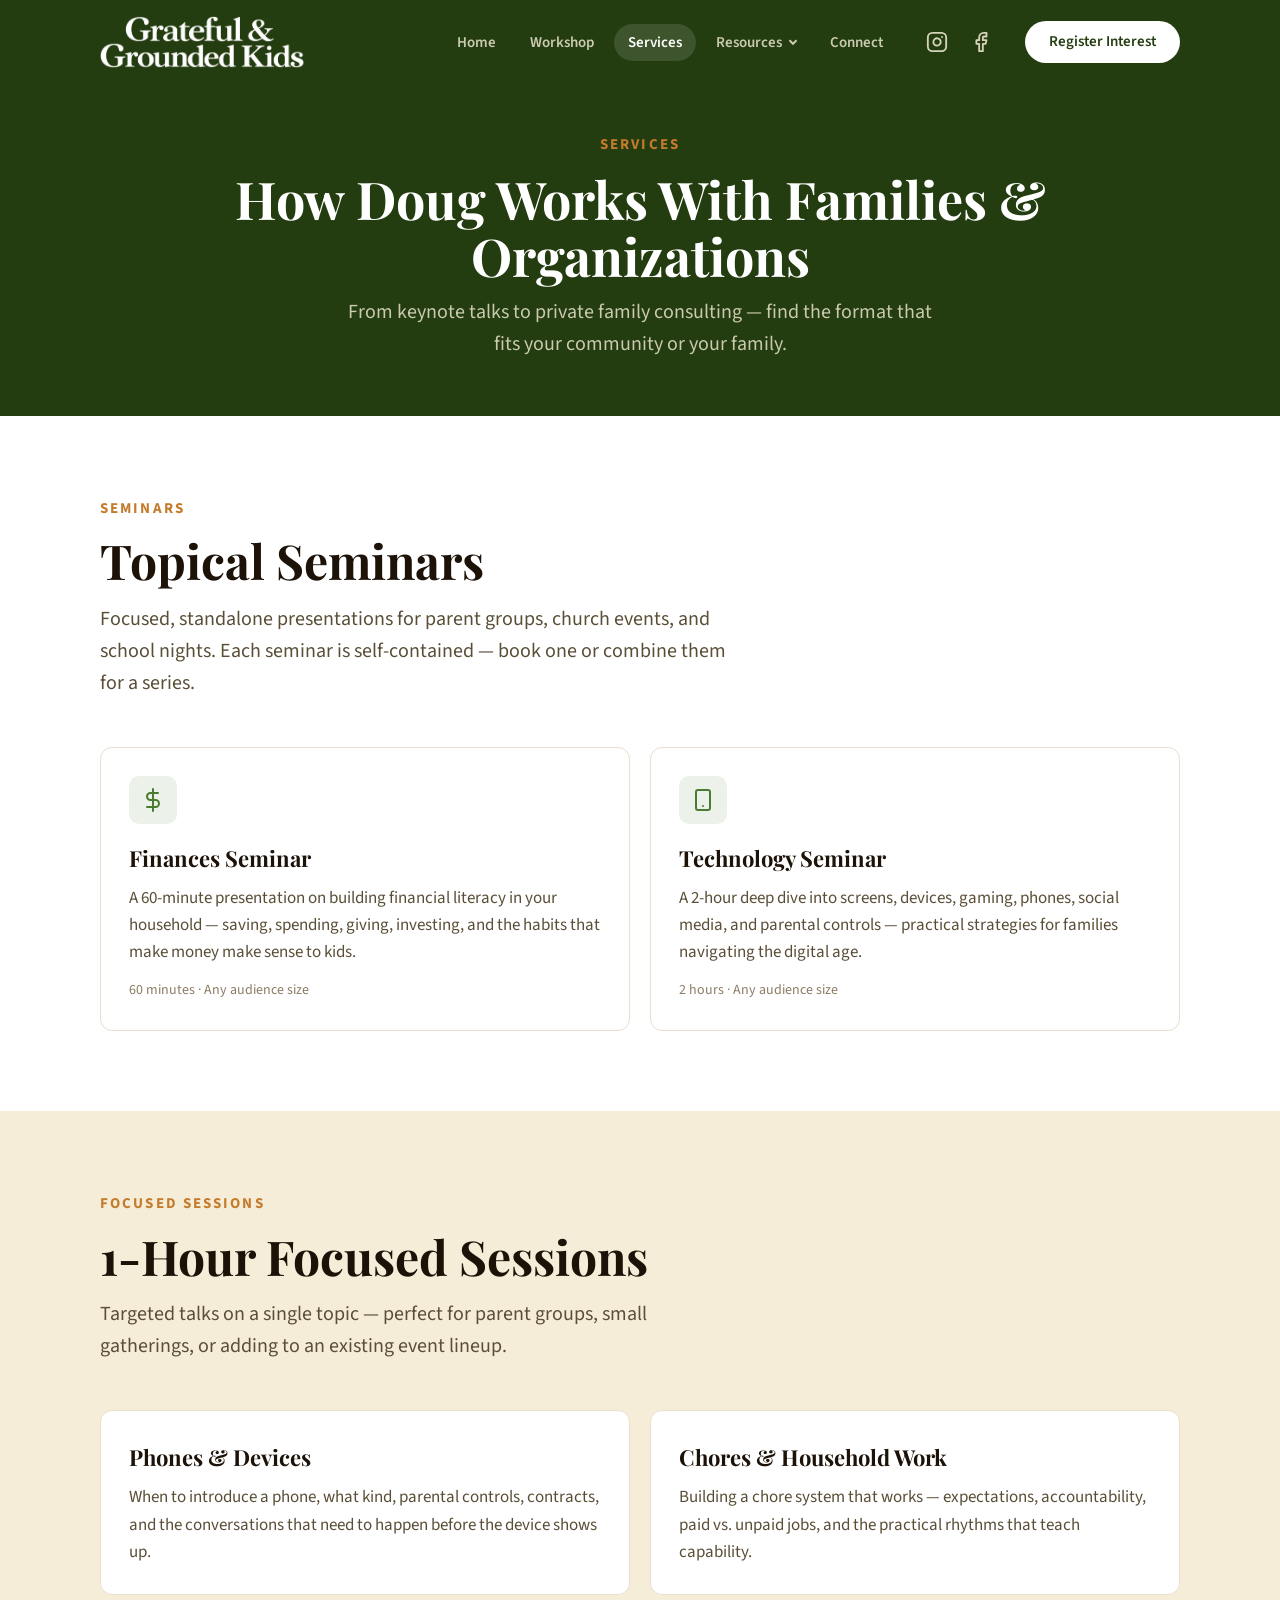
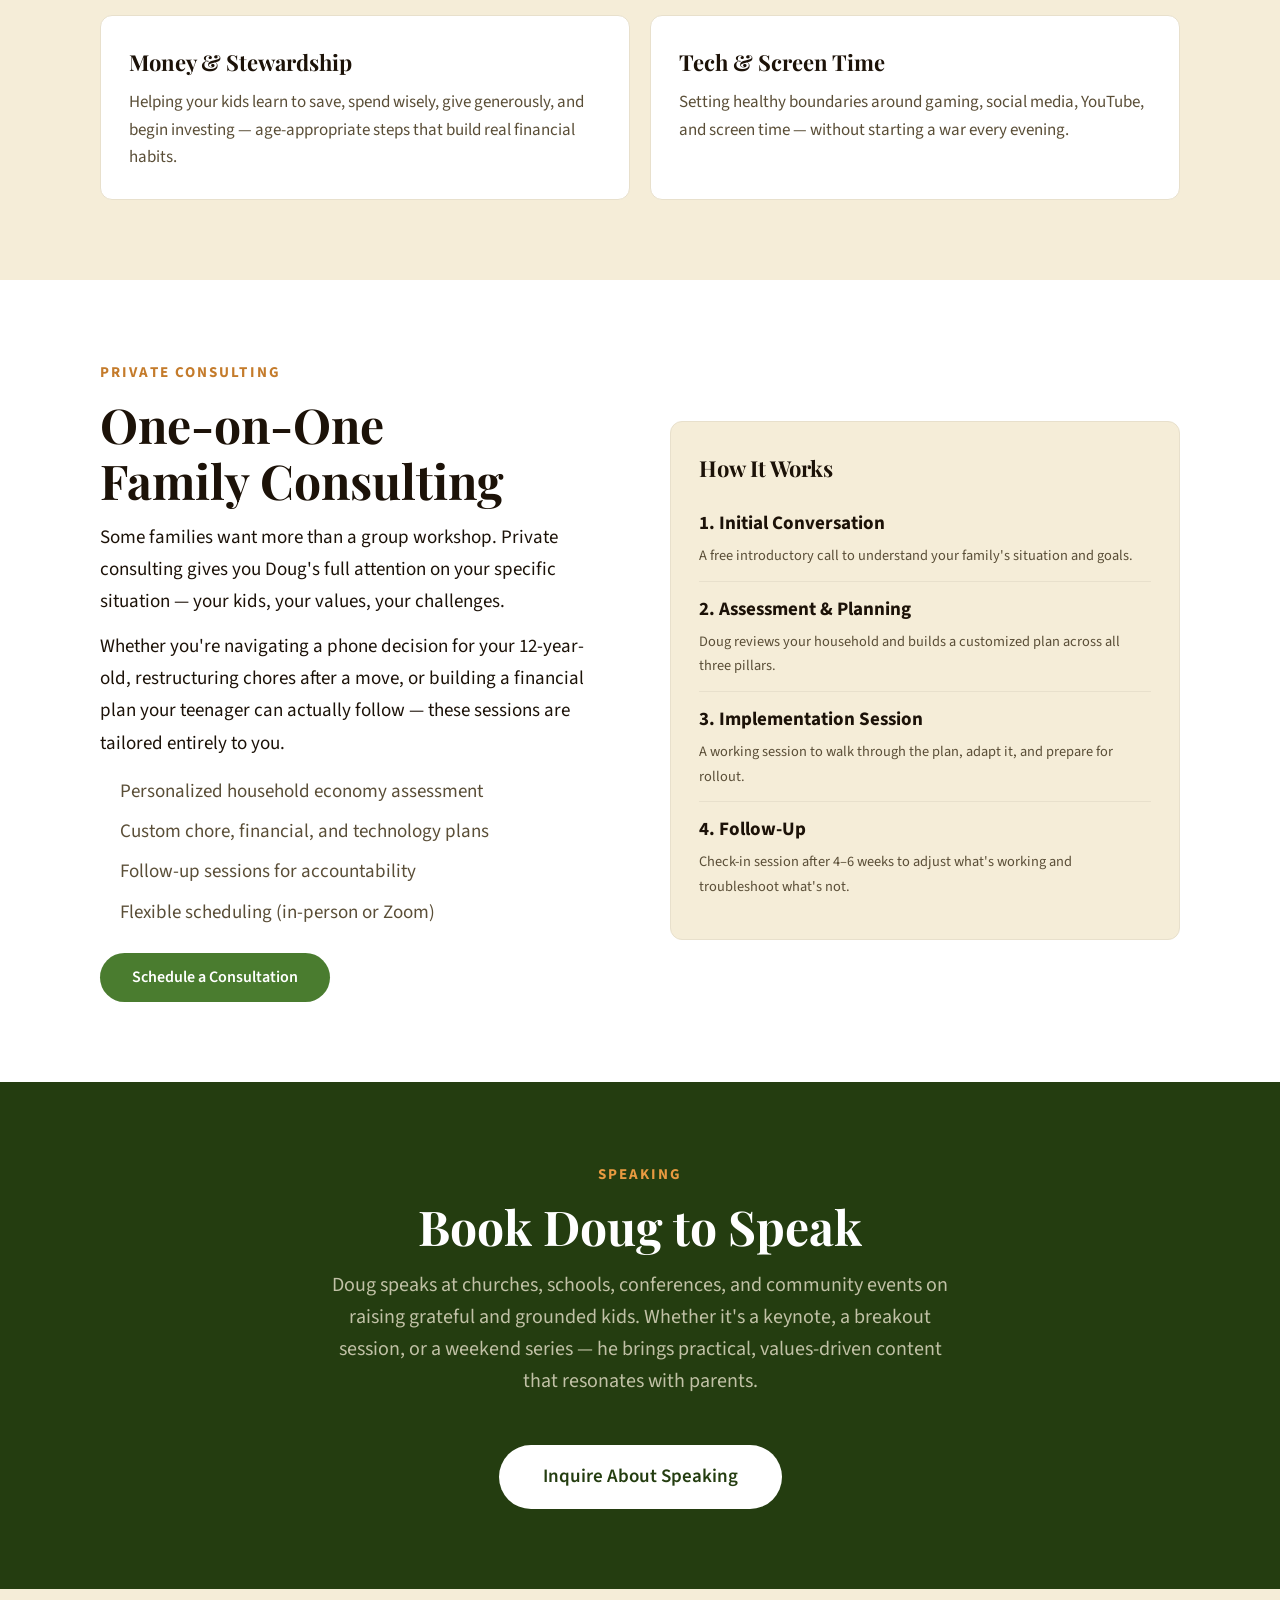
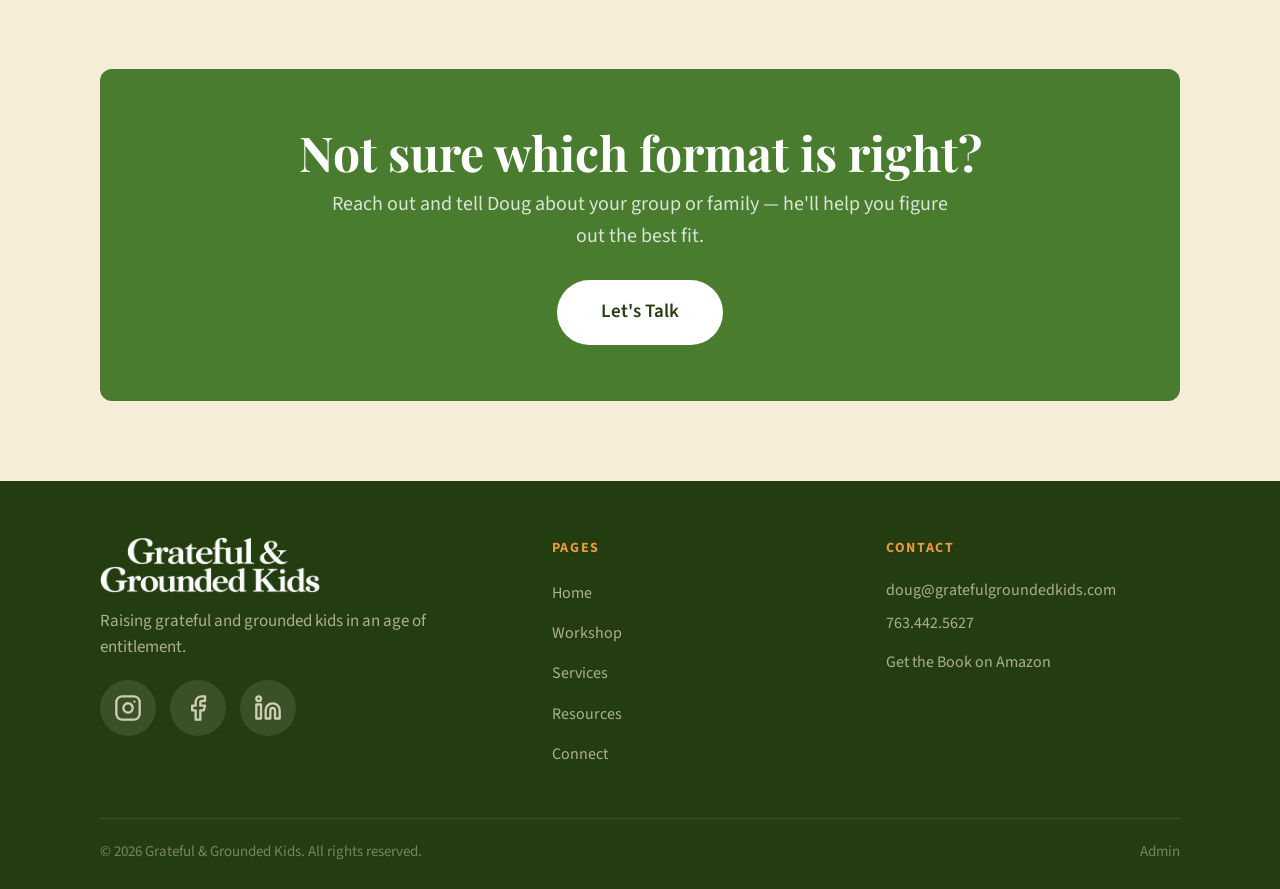
<file: services.html>
<!DOCTYPE html>
<html lang="en">
<head>
  <meta charset="UTF-8">
  <meta name="viewport" content="width=device-width, initial-scale=1.0">
  <title>Services — Grateful &amp; Grounded Kids</title>
  <meta name="description" content="Speaking engagements, seminars, 1-hour focused sessions, and private family consulting with Doug.">
  <meta property="og:title" content="Services — Grateful &amp; Grounded Kids">
  <meta property="og:description" content="Seminars, focused sessions, and private consulting to help your family build a grounded household.">
  <meta property="og:type" content="website">
  <meta property="og:url" content="https://gratefulgroundedkids.com/services">
  <meta property="og:image" content="https://gratefulgroundedkids.com/assets/images/icon-512.png">
  <link rel="preconnect" href="https://fonts.googleapis.com">
  <link rel="preconnect" href="https://fonts.gstatic.com" crossorigin>
  <link rel="stylesheet" href="https://fonts.googleapis.com/css2?family=Playfair+Display:ital,wght@0,500;0,700;1,500&family=Source+Sans+3:wght@300;400;600;700&display=swap">
  <link rel="stylesheet" href="/css/style.css">
  <link rel="icon" href="/favicon.ico" sizes="48x48">
  <link rel="icon" type="image/png" sizes="512x512" href="/favicon.png">
  <link rel="apple-touch-icon" href="/apple-touch-icon.png">
  <link rel="manifest" href="/site.webmanifest">
  <meta name="theme-color" content="#243D10">
</head>
<body>

  <!-- ═══ HEADER ═══ -->
  <header class="site-header" id="site-header">
    <div class="container header-inner">
      <a href="/" class="logo">
        <img src="/assets/images/logo.png" alt="Grateful &amp; Grounded Kids" class="logo-img">
      </a>
      <nav class="main-nav" id="main-nav">
        <ul class="nav-list">
          <li><a href="/" class="nav-link">Home</a></li>
          <li><a href="/workshop" class="nav-link">Workshop</a></li>
          <li><a href="/services" class="nav-link">Services</a></li>
          <li class="has-dropdown">
            <a href="/resources" class="nav-link">Resources</a>
            <div class="dropdown">
              <ul class="dropdown-list">
                <li><a href="/resources#chores-work" class="dropdown-link">Chores &amp; Work</a></li>
                <li><a href="/resources#finances" class="dropdown-link">Finances</a></li>
                <li><a href="/resources#technology" class="dropdown-link">Technology</a></li>
              </ul>
            </div>
          </li>
          <li><a href="/connect" class="nav-link">Connect</a></li>
        </ul>
      </nav>
      <div class="header-social">
        <a href="https://www.instagram.com/gratefulgroundedkids/" target="_blank" rel="noopener" aria-label="Instagram">
          <svg viewBox="0 0 24 24" fill="none" stroke="currentColor" stroke-width="2" stroke-linecap="round" stroke-linejoin="round"><rect x="2" y="2" width="20" height="20" rx="5"/><path d="M16 11.37A4 4 0 1 1 12.63 8 4 4 0 0 1 16 11.37z"/><line x1="17.5" y1="6.5" x2="17.51" y2="6.5"/></svg>
        </a>
        <a href="https://www.facebook.com/profile.php?id=61560724184551" target="_blank" rel="noopener" aria-label="Facebook">
          <svg viewBox="0 0 24 24" fill="none" stroke="currentColor" stroke-width="2" stroke-linecap="round" stroke-linejoin="round"><path d="M18 2h-3a5 5 0 0 0-5 5v3H7v4h3v8h4v-8h3l1-4h-4V7a1 1 0 0 1 1-1h3z"/></svg>
        </a>
      </div>
      <a href="/connect" class="btn btn-primary btn-sm header-cta">Register Interest</a>
      <button class="menu-toggle" id="menu-toggle" aria-label="Toggle navigation">
        <span></span><span></span><span></span>
      </button>
    </div>
  </header>

  <!-- ═══ PAGE HERO ═══ -->
  <section class="page-hero">
    <div class="container">
      <div class="section-eyebrow">Services</div>
      <h1 class="page-hero-title">How Doug Works With Families &amp; Organizations</h1>
      <p class="page-hero-subtitle">From keynote talks to private family consulting — find the format that fits your community or your family.</p>
    </div>
  </section>

  <!-- ═══ SEMINARS ═══ -->
  <section class="section section--white">
    <div class="container">
      <div class="section-header">
        <div class="section-eyebrow">Seminars</div>
        <h2 class="section-title">Topical Seminars</h2>
        <p class="section-desc">Focused, standalone presentations for parent groups, church events, and school nights. Each seminar is self-contained — book one or combine them for a series.</p>
      </div>

      <div class="card-grid card-grid-2">
        <div class="card">
          <div class="card-icon">
            <svg viewBox="0 0 24 24" fill="none" stroke="currentColor" stroke-width="2" stroke-linecap="round" stroke-linejoin="round"><line x1="12" y1="1" x2="12" y2="23"/><path d="M17 5H9.5a3.5 3.5 0 0 0 0 7h5a3.5 3.5 0 0 1 0 7H6"/></svg>
          </div>
          <h3 class="card-title">Finances Seminar</h3>
          <p class="card-body">A 60-minute presentation on building financial literacy in your household — saving, spending, giving, investing, and the habits that make money make sense to kids.</p>
          <p style="margin-top:.75rem;font-size:.875rem;color:var(--faint);">60 minutes &middot; Any audience size</p>
        </div>
        <div class="card">
          <div class="card-icon">
            <svg viewBox="0 0 24 24" fill="none" stroke="currentColor" stroke-width="2" stroke-linecap="round" stroke-linejoin="round"><rect x="5" y="2" width="14" height="20" rx="2" ry="2"/><line x1="12" y1="18" x2="12.01" y2="18"/></svg>
          </div>
          <h3 class="card-title">Technology Seminar</h3>
          <p class="card-body">A 2-hour deep dive into screens, devices, gaming, phones, social media, and parental controls — practical strategies for families navigating the digital age.</p>
          <p style="margin-top:.75rem;font-size:.875rem;color:var(--faint);">2 hours &middot; Any audience size</p>
        </div>
      </div>
    </div>
  </section>

  <!-- ═══ 1-HOUR SESSIONS ═══ -->
  <section class="section section--linen">
    <div class="container">
      <div class="section-header">
        <div class="section-eyebrow">Focused Sessions</div>
        <h2 class="section-title">1-Hour Focused Sessions</h2>
        <p class="section-desc">Targeted talks on a single topic — perfect for parent groups, small gatherings, or adding to an existing event lineup.</p>
      </div>

      <div class="card-grid card-grid-2">
        <div class="card">
          <h3 class="card-title">Phones &amp; Devices</h3>
          <p class="card-body">When to introduce a phone, what kind, parental controls, contracts, and the conversations that need to happen before the device shows up.</p>
        </div>
        <div class="card">
          <h3 class="card-title">Chores &amp; Household Work</h3>
          <p class="card-body">Building a chore system that works — expectations, accountability, paid vs. unpaid jobs, and the practical rhythms that teach capability.</p>
        </div>
        <div class="card">
          <h3 class="card-title">Money &amp; Stewardship</h3>
          <p class="card-body">Helping your kids learn to save, spend wisely, give generously, and begin investing — age-appropriate steps that build real financial habits.</p>
        </div>
        <div class="card">
          <h3 class="card-title">Tech &amp; Screen Time</h3>
          <p class="card-body">Setting healthy boundaries around gaming, social media, YouTube, and screen time — without starting a war every evening.</p>
        </div>
      </div>
    </div>
  </section>

  <!-- ═══ PRIVATE CONSULTING ═══ -->
  <section class="section section--white">
    <div class="container">
      <div class="split">
        <div>
          <div class="section-eyebrow">Private Consulting</div>
          <h2 class="section-title">One-on-One Family Consulting</h2>
          <p>Some families want more than a group workshop. Private consulting gives you Doug's full attention on your specific situation — your kids, your values, your challenges.</p>
          <p class="mt-sm">Whether you're navigating a phone decision for your 12-year-old, restructuring chores after a move, or building a financial plan your teenager can actually follow — these sessions are tailored entirely to you.</p>
          <ul style="margin-top:1rem;padding-left:1.25rem;color:var(--muted);">
            <li style="margin-bottom:.5rem;">Personalized household economy assessment</li>
            <li style="margin-bottom:.5rem;">Custom chore, financial, and technology plans</li>
            <li style="margin-bottom:.5rem;">Follow-up sessions for accountability</li>
            <li>Flexible scheduling (in-person or Zoom)</li>
          </ul>
          <div class="mt-md">
            <a href="/connect" class="btn btn-primary">Schedule a Consultation</a>
          </div>
        </div>
        <div>
          <div class="card" style="background:var(--linen);">
            <h3 class="card-title">How It Works</h3>
            <div style="padding:.75rem 0;border-bottom:1px solid var(--border-light);">
              <strong>1. Initial Conversation</strong>
              <p style="margin-top:.25rem;font-size:.9rem;color:var(--muted);">A free introductory call to understand your family's situation and goals.</p>
            </div>
            <div style="padding:.75rem 0;border-bottom:1px solid var(--border-light);">
              <strong>2. Assessment &amp; Planning</strong>
              <p style="margin-top:.25rem;font-size:.9rem;color:var(--muted);">Doug reviews your household and builds a customized plan across all three pillars.</p>
            </div>
            <div style="padding:.75rem 0;border-bottom:1px solid var(--border-light);">
              <strong>3. Implementation Session</strong>
              <p style="margin-top:.25rem;font-size:.9rem;color:var(--muted);">A working session to walk through the plan, adapt it, and prepare for rollout.</p>
            </div>
            <div style="padding:.75rem 0;">
              <strong>4. Follow-Up</strong>
              <p style="margin-top:.25rem;font-size:.9rem;color:var(--muted);">Check-in session after 4–6 weeks to adjust what's working and troubleshoot what's not.</p>
            </div>
          </div>
        </div>
      </div>
    </div>
  </section>

  <!-- ═══ SPEAKING ═══ -->
  <section class="section section--canopy">
    <div class="container">
      <div class="section-header section-header--center">
        <div class="section-eyebrow">Speaking</div>
        <h2 class="section-title">Book Doug to Speak</h2>
        <p class="section-desc">Doug speaks at churches, schools, conferences, and community events on raising grateful and grounded kids. Whether it's a keynote, a breakout session, or a weekend series — he brings practical, values-driven content that resonates with parents.</p>
      </div>
      <div style="text-align:center;margin-top:2rem;">
        <a href="/connect" class="btn btn-white btn-lg">Inquire About Speaking</a>
      </div>
    </div>
  </section>

  <!-- ═══ CTA BANNER ═══ -->
  <section class="section section--linen">
    <div class="container">
      <div class="cta-banner">
        <h2 class="section-title">Not sure which format is right?</h2>
        <p class="section-desc">Reach out and tell Doug about your group or family — he'll help you figure out the best fit.</p>
        <a href="/connect" class="btn btn-white btn-lg">Let's Talk</a>
      </div>
    </div>
  </section>

  <!-- ═══ FOOTER ═══ -->
  <footer class="site-footer">
    <div class="container">
      <div class="footer-grid">
        <div class="footer-brand">
          <img src="/assets/images/logo.png" alt="Grateful &amp; Grounded Kids" class="logo-img footer-logo">
          <p class="footer-tagline">Raising grateful and grounded kids in an age of entitlement.</p>
          <div class="footer-social">
            <a href="https://www.instagram.com/gratefulgroundedkids/" target="_blank" rel="noopener" aria-label="Instagram">
              <svg viewBox="0 0 24 24" fill="none" stroke="currentColor" stroke-width="2" stroke-linecap="round" stroke-linejoin="round"><rect x="2" y="2" width="20" height="20" rx="5"/><path d="M16 11.37A4 4 0 1 1 12.63 8 4 4 0 0 1 16 11.37z"/><line x1="17.5" y1="6.5" x2="17.51" y2="6.5"/></svg>
            </a>
            <a href="https://www.facebook.com/profile.php?id=61560724184551" target="_blank" rel="noopener" aria-label="Facebook">
              <svg viewBox="0 0 24 24" fill="none" stroke="currentColor" stroke-width="2" stroke-linecap="round" stroke-linejoin="round"><path d="M18 2h-3a5 5 0 0 0-5 5v3H7v4h3v8h4v-8h3l1-4h-4V7a1 1 0 0 1 1-1h3z"/></svg>
            </a>
            <a href="https://www.linkedin.com/in/douggoodmundson" target="_blank" rel="noopener" aria-label="LinkedIn">
              <svg viewBox="0 0 24 24" fill="none" stroke="currentColor" stroke-width="2" stroke-linecap="round" stroke-linejoin="round"><path d="M16 8a6 6 0 0 1 6 6v7h-4v-7a2 2 0 0 0-2-2 2 2 0 0 0-2 2v7h-4v-7a6 6 0 0 1 6-6z"/><rect x="2" y="9" width="4" height="12"/><circle cx="4" cy="4" r="2"/></svg>
            </a>
          </div>
        </div>
        <div>
          <div class="footer-heading">Pages</div>
          <ul class="footer-links">
            <li><a href="/">Home</a></li>
            <li><a href="/workshop">Workshop</a></li>
            <li><a href="/services">Services</a></li>
            <li><a href="/resources">Resources</a></li>
            <li><a href="/connect">Connect</a></li>
          </ul>
        </div>
        <div>
          <div class="footer-heading">Contact</div>
          <ul class="footer-contact">
            <li><a href="mailto:doug@gratefulgroundedkids.com">doug@gratefulgroundedkids.com</a></li>
            <li>763.442.5627</li>
            <li class="mt-sm"><a href="https://a.co/d/0hMkGw1y" target="_blank" rel="noopener">Get the Book on Amazon</a></li>
          </ul>
        </div>
      </div>
      <div class="footer-bottom">
        <span>&copy; 2026 Grateful &amp; Grounded Kids. All rights reserved.</span>
        <span><a href="/admin" style="color:inherit;">Admin</a></span>
      </div>
    </div>
  </footer>

  <script src="/js/main.js"></script>
</body>
</html>
</file>
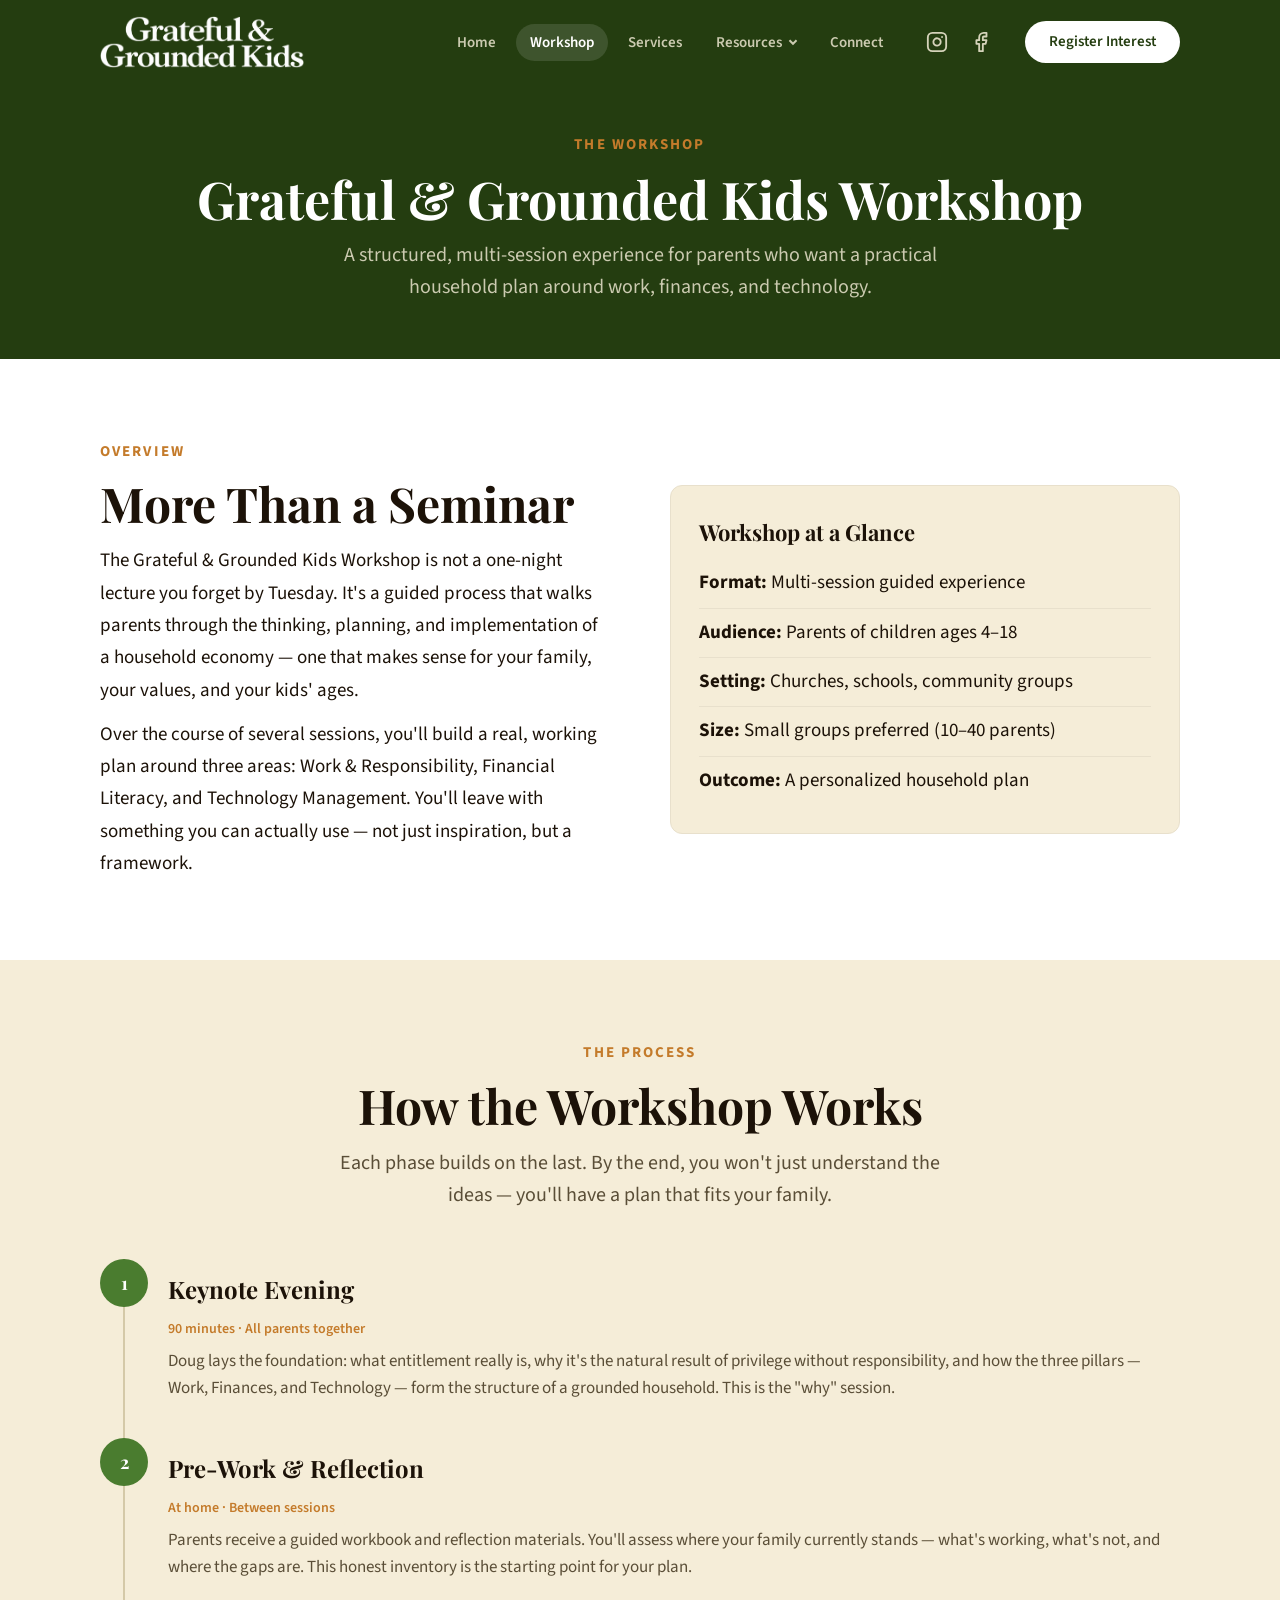
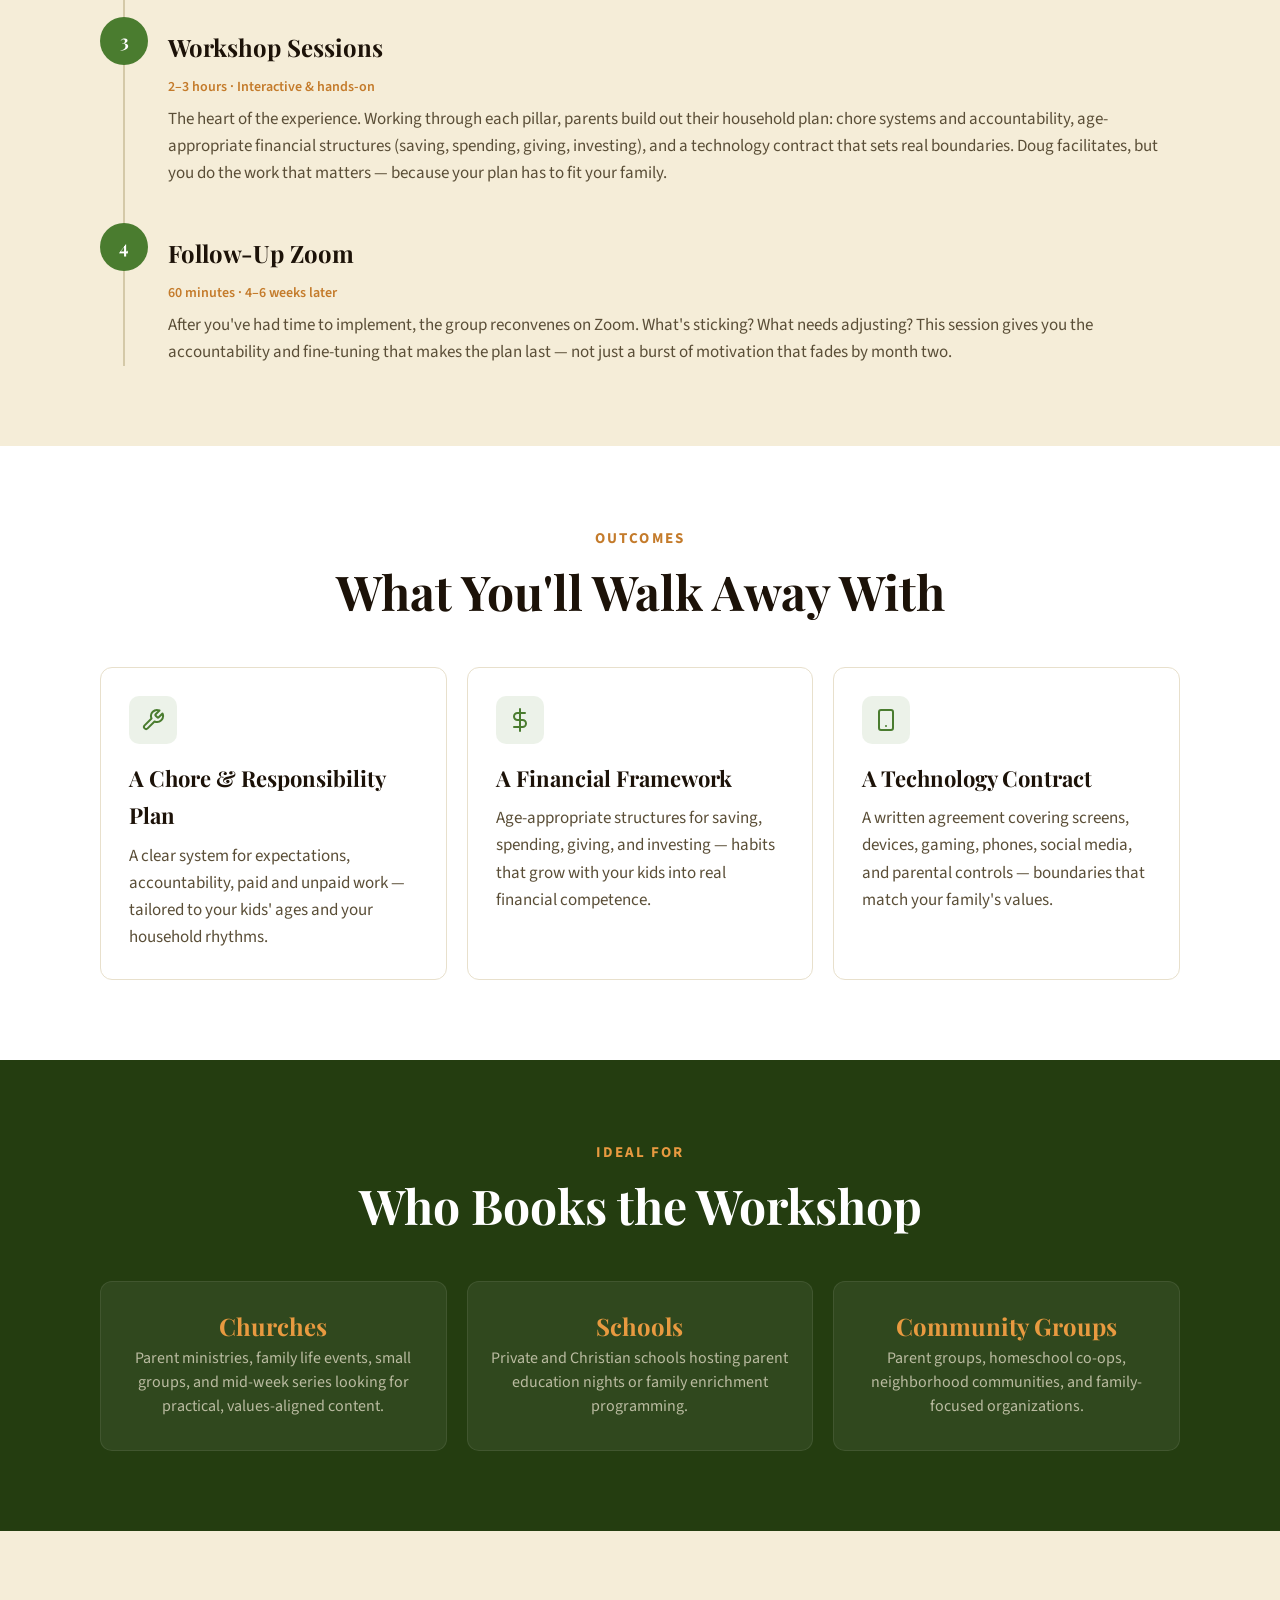
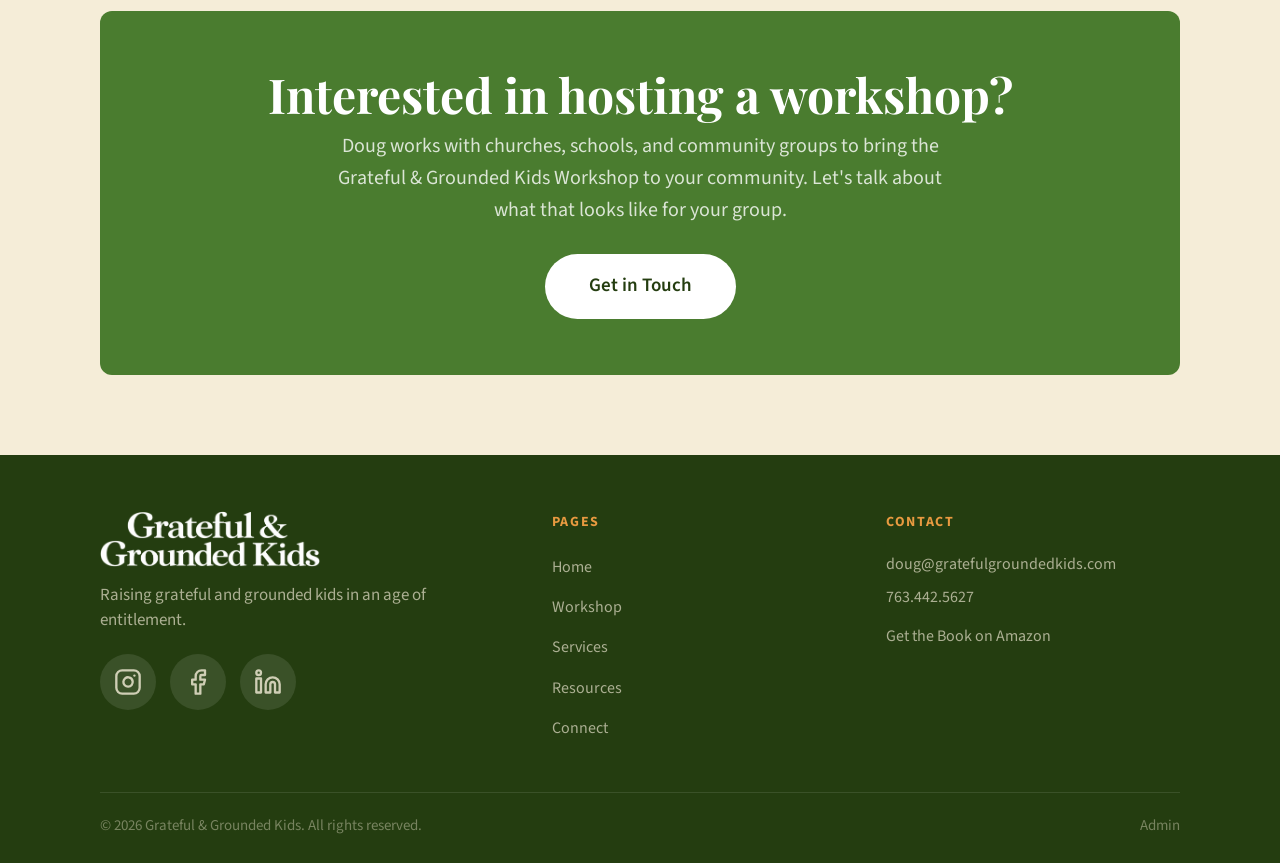
<file: workshop.html>
<!DOCTYPE html>
<html lang="en">
<head>
  <meta charset="UTF-8">
  <meta name="viewport" content="width=device-width, initial-scale=1.0">
  <title>The Workshop — Grateful &amp; Grounded Kids</title>
  <meta name="description" content="A structured, multi-session workshop for parents who want a practical household plan around work, finances, and technology.">
  <meta property="og:title" content="The Workshop — Grateful &amp; Grounded Kids">
  <meta property="og:description" content="Build a family plan around work, finances, and technology in Doug's interactive parent workshop.">
  <meta property="og:type" content="website">
  <meta property="og:url" content="https://gratefulgroundedkids.com/workshop">
  <meta property="og:image" content="https://gratefulgroundedkids.com/assets/images/icon-512.png">
  <link rel="preconnect" href="https://fonts.googleapis.com">
  <link rel="preconnect" href="https://fonts.gstatic.com" crossorigin>
  <link rel="stylesheet" href="https://fonts.googleapis.com/css2?family=Playfair+Display:ital,wght@0,500;0,700;1,500&family=Source+Sans+3:wght@300;400;600;700&display=swap">
  <link rel="stylesheet" href="/css/style.css">
  <link rel="icon" href="/favicon.ico" sizes="48x48">
  <link rel="icon" type="image/png" sizes="512x512" href="/favicon.png">
  <link rel="apple-touch-icon" href="/apple-touch-icon.png">
  <link rel="manifest" href="/site.webmanifest">
  <meta name="theme-color" content="#243D10">
</head>
<body>

  <!-- ═══ HEADER ═══ -->
  <header class="site-header" id="site-header">
    <div class="container header-inner">
      <a href="/" class="logo">
        <img src="/assets/images/logo.png" alt="Grateful &amp; Grounded Kids" class="logo-img">
      </a>
      <nav class="main-nav" id="main-nav">
        <ul class="nav-list">
          <li><a href="/" class="nav-link">Home</a></li>
          <li><a href="/workshop" class="nav-link">Workshop</a></li>
          <li><a href="/services" class="nav-link">Services</a></li>
          <li class="has-dropdown">
            <a href="/resources" class="nav-link">Resources</a>
            <div class="dropdown">
              <ul class="dropdown-list">
                <li><a href="/resources#chores-work" class="dropdown-link">Chores &amp; Work</a></li>
                <li><a href="/resources#finances" class="dropdown-link">Finances</a></li>
                <li><a href="/resources#technology" class="dropdown-link">Technology</a></li>
              </ul>
            </div>
          </li>
          <li><a href="/connect" class="nav-link">Connect</a></li>
        </ul>
      </nav>
      <div class="header-social">
        <a href="https://www.instagram.com/gratefulgroundedkids/" target="_blank" rel="noopener" aria-label="Instagram">
          <svg viewBox="0 0 24 24" fill="none" stroke="currentColor" stroke-width="2" stroke-linecap="round" stroke-linejoin="round"><rect x="2" y="2" width="20" height="20" rx="5"/><path d="M16 11.37A4 4 0 1 1 12.63 8 4 4 0 0 1 16 11.37z"/><line x1="17.5" y1="6.5" x2="17.51" y2="6.5"/></svg>
        </a>
        <a href="https://www.facebook.com/profile.php?id=61560724184551" target="_blank" rel="noopener" aria-label="Facebook">
          <svg viewBox="0 0 24 24" fill="none" stroke="currentColor" stroke-width="2" stroke-linecap="round" stroke-linejoin="round"><path d="M18 2h-3a5 5 0 0 0-5 5v3H7v4h3v8h4v-8h3l1-4h-4V7a1 1 0 0 1 1-1h3z"/></svg>
        </a>
      </div>
      <a href="/connect" class="btn btn-primary btn-sm header-cta">Register Interest</a>
      <button class="menu-toggle" id="menu-toggle" aria-label="Toggle navigation">
        <span></span><span></span><span></span>
      </button>
    </div>
  </header>

  <!-- ═══ PAGE HERO ═══ -->
  <section class="page-hero">
    <div class="container">
      <div class="section-eyebrow">The Workshop</div>
      <h1 class="page-hero-title">Grateful &amp; Grounded Kids Workshop</h1>
      <p class="page-hero-subtitle">A structured, multi-session experience for parents who want a practical household plan around work, finances, and technology.</p>
    </div>
  </section>

  <!-- ═══ OVERVIEW ═══ -->
  <section class="section section--white">
    <div class="container">
      <div class="split">
        <div>
          <div class="section-eyebrow">Overview</div>
          <h2 class="section-title">More Than a Seminar</h2>
          <p>The Grateful &amp; Grounded Kids Workshop is not a one-night lecture you forget by Tuesday. It's a guided process that walks parents through the thinking, planning, and implementation of a household economy — one that makes sense for your family, your values, and your kids' ages.</p>
          <p class="mt-sm">Over the course of several sessions, you'll build a real, working plan around three areas: Work &amp; Responsibility, Financial Literacy, and Technology Management. You'll leave with something you can actually use — not just inspiration, but a framework.</p>
        </div>
        <div>
          <div class="card" style="background:var(--linen);">
            <h3 class="card-title">Workshop at a Glance</h3>
            <ul style="list-style:none;padding:0;margin:0;">
              <li style="padding:.5rem 0;border-bottom:1px solid var(--border-light);"><strong>Format:</strong> Multi-session guided experience</li>
              <li style="padding:.5rem 0;border-bottom:1px solid var(--border-light);"><strong>Audience:</strong> Parents of children ages 4–18</li>
              <li style="padding:.5rem 0;border-bottom:1px solid var(--border-light);"><strong>Setting:</strong> Churches, schools, community groups</li>
              <li style="padding:.5rem 0;border-bottom:1px solid var(--border-light);"><strong>Size:</strong> Small groups preferred (10–40 parents)</li>
              <li style="padding:.5rem 0;"><strong>Outcome:</strong> A personalized household plan</li>
            </ul>
          </div>
        </div>
      </div>
    </div>
  </section>

  <!-- ═══ WORKSHOP TIMELINE ═══ -->
  <section class="section section--linen">
    <div class="container">
      <div class="section-header section-header--center">
        <div class="section-eyebrow">The Process</div>
        <h2 class="section-title">How the Workshop Works</h2>
        <p class="section-desc">Each phase builds on the last. By the end, you won't just understand the ideas — you'll have a plan that fits your family.</p>
      </div>

      <div class="timeline">
        <div class="timeline-item">
          <div class="timeline-marker">1</div>
          <div class="timeline-content">
            <h3 class="timeline-title">Keynote Evening</h3>
            <p class="timeline-meta">90 minutes &middot; All parents together</p>
            <p>Doug lays the foundation: what entitlement really is, why it's the natural result of privilege without responsibility, and how the three pillars — Work, Finances, and Technology — form the structure of a grounded household. This is the "why" session.</p>
          </div>
        </div>

        <div class="timeline-item">
          <div class="timeline-marker">2</div>
          <div class="timeline-content">
            <h3 class="timeline-title">Pre-Work &amp; Reflection</h3>
            <p class="timeline-meta">At home &middot; Between sessions</p>
            <p>Parents receive a guided workbook and reflection materials. You'll assess where your family currently stands — what's working, what's not, and where the gaps are. This honest inventory is the starting point for your plan.</p>
          </div>
        </div>

        <div class="timeline-item">
          <div class="timeline-marker">3</div>
          <div class="timeline-content">
            <h3 class="timeline-title">Workshop Sessions</h3>
            <p class="timeline-meta">2–3 hours &middot; Interactive &amp; hands-on</p>
            <p>The heart of the experience. Working through each pillar, parents build out their household plan: chore systems and accountability, age-appropriate financial structures (saving, spending, giving, investing), and a technology contract that sets real boundaries. Doug facilitates, but you do the work that matters — because your plan has to fit your family.</p>
          </div>
        </div>

        <div class="timeline-item">
          <div class="timeline-marker">4</div>
          <div class="timeline-content">
            <h3 class="timeline-title">Follow-Up Zoom</h3>
            <p class="timeline-meta">60 minutes &middot; 4–6 weeks later</p>
            <p>After you've had time to implement, the group reconvenes on Zoom. What's sticking? What needs adjusting? This session gives you the accountability and fine-tuning that makes the plan last — not just a burst of motivation that fades by month two.</p>
          </div>
        </div>
      </div>
    </div>
  </section>

  <!-- ═══ WHAT PARENTS WALK AWAY WITH ═══ -->
  <section class="section section--white">
    <div class="container">
      <div class="section-header section-header--center">
        <div class="section-eyebrow">Outcomes</div>
        <h2 class="section-title">What You'll Walk Away With</h2>
      </div>
      <div class="card-grid card-grid-3">
        <div class="card">
          <div class="card-icon">
            <svg viewBox="0 0 24 24" fill="none" stroke="currentColor" stroke-width="2" stroke-linecap="round" stroke-linejoin="round"><path d="M14.7 6.3a1 1 0 0 0 0 1.4l1.6 1.6a1 1 0 0 0 1.4 0l3.77-3.77a6 6 0 0 1-7.94 7.94l-6.91 6.91a2.12 2.12 0 0 1-3-3l6.91-6.91a6 6 0 0 1 7.94-7.94l-3.76 3.76z"/></svg>
          </div>
          <h3 class="card-title">A Chore &amp; Responsibility Plan</h3>
          <p class="card-body">A clear system for expectations, accountability, paid and unpaid work — tailored to your kids' ages and your household rhythms.</p>
        </div>
        <div class="card">
          <div class="card-icon">
            <svg viewBox="0 0 24 24" fill="none" stroke="currentColor" stroke-width="2" stroke-linecap="round" stroke-linejoin="round"><line x1="12" y1="1" x2="12" y2="23"/><path d="M17 5H9.5a3.5 3.5 0 0 0 0 7h5a3.5 3.5 0 0 1 0 7H6"/></svg>
          </div>
          <h3 class="card-title">A Financial Framework</h3>
          <p class="card-body">Age-appropriate structures for saving, spending, giving, and investing — habits that grow with your kids into real financial competence.</p>
        </div>
        <div class="card">
          <div class="card-icon">
            <svg viewBox="0 0 24 24" fill="none" stroke="currentColor" stroke-width="2" stroke-linecap="round" stroke-linejoin="round"><rect x="5" y="2" width="14" height="20" rx="2" ry="2"/><line x1="12" y1="18" x2="12.01" y2="18"/></svg>
          </div>
          <h3 class="card-title">A Technology Contract</h3>
          <p class="card-body">A written agreement covering screens, devices, gaming, phones, social media, and parental controls — boundaries that match your family's values.</p>
        </div>
      </div>
    </div>
  </section>

  <!-- ═══ IDEAL FOR ═══ -->
  <section class="section section--canopy">
    <div class="container">
      <div class="section-header section-header--center">
        <div class="section-eyebrow">Ideal For</div>
        <h2 class="section-title">Who Books the Workshop</h2>
      </div>
      <div class="card-grid card-grid-3">
        <div class="stat-card">
          <div class="stat-number" style="font-size:1.5rem;">Churches</div>
          <div class="stat-label">Parent ministries, family life events, small groups, and mid-week series looking for practical, values-aligned content.</div>
        </div>
        <div class="stat-card">
          <div class="stat-number" style="font-size:1.5rem;">Schools</div>
          <div class="stat-label">Private and Christian schools hosting parent education nights or family enrichment programming.</div>
        </div>
        <div class="stat-card">
          <div class="stat-number" style="font-size:1.5rem;">Community Groups</div>
          <div class="stat-label">Parent groups, homeschool co-ops, neighborhood communities, and family-focused organizations.</div>
        </div>
      </div>
    </div>
  </section>

  <!-- ═══ CTA BANNER ═══ -->
  <section class="section section--linen">
    <div class="container">
      <div class="cta-banner">
        <h2 class="section-title">Interested in hosting a workshop?</h2>
        <p class="section-desc">Doug works with churches, schools, and community groups to bring the Grateful &amp; Grounded Kids Workshop to your community. Let's talk about what that looks like for your group.</p>
        <a href="/connect" class="btn btn-white btn-lg">Get in Touch</a>
      </div>
    </div>
  </section>

  <!-- ═══ FOOTER ═══ -->
  <footer class="site-footer">
    <div class="container">
      <div class="footer-grid">
        <div class="footer-brand">
          <img src="/assets/images/logo.png" alt="Grateful &amp; Grounded Kids" class="logo-img footer-logo">
          <p class="footer-tagline">Raising grateful and grounded kids in an age of entitlement.</p>
          <div class="footer-social">
            <a href="https://www.instagram.com/gratefulgroundedkids/" target="_blank" rel="noopener" aria-label="Instagram">
              <svg viewBox="0 0 24 24" fill="none" stroke="currentColor" stroke-width="2" stroke-linecap="round" stroke-linejoin="round"><rect x="2" y="2" width="20" height="20" rx="5"/><path d="M16 11.37A4 4 0 1 1 12.63 8 4 4 0 0 1 16 11.37z"/><line x1="17.5" y1="6.5" x2="17.51" y2="6.5"/></svg>
            </a>
            <a href="https://www.facebook.com/profile.php?id=61560724184551" target="_blank" rel="noopener" aria-label="Facebook">
              <svg viewBox="0 0 24 24" fill="none" stroke="currentColor" stroke-width="2" stroke-linecap="round" stroke-linejoin="round"><path d="M18 2h-3a5 5 0 0 0-5 5v3H7v4h3v8h4v-8h3l1-4h-4V7a1 1 0 0 1 1-1h3z"/></svg>
            </a>
            <a href="https://www.linkedin.com/in/douggoodmundson" target="_blank" rel="noopener" aria-label="LinkedIn">
              <svg viewBox="0 0 24 24" fill="none" stroke="currentColor" stroke-width="2" stroke-linecap="round" stroke-linejoin="round"><path d="M16 8a6 6 0 0 1 6 6v7h-4v-7a2 2 0 0 0-2-2 2 2 0 0 0-2 2v7h-4v-7a6 6 0 0 1 6-6z"/><rect x="2" y="9" width="4" height="12"/><circle cx="4" cy="4" r="2"/></svg>
            </a>
          </div>
        </div>
        <div>
          <div class="footer-heading">Pages</div>
          <ul class="footer-links">
            <li><a href="/">Home</a></li>
            <li><a href="/workshop">Workshop</a></li>
            <li><a href="/services">Services</a></li>
            <li><a href="/resources">Resources</a></li>
            <li><a href="/connect">Connect</a></li>
          </ul>
        </div>
        <div>
          <div class="footer-heading">Contact</div>
          <ul class="footer-contact">
            <li><a href="mailto:doug@gratefulgroundedkids.com">doug@gratefulgroundedkids.com</a></li>
            <li>763.442.5627</li>
            <li class="mt-sm"><a href="https://a.co/d/0hMkGw1y" target="_blank" rel="noopener">Get the Book on Amazon</a></li>
          </ul>
        </div>
      </div>
      <div class="footer-bottom">
        <span>&copy; 2026 Grateful &amp; Grounded Kids. All rights reserved.</span>
        <span><a href="/admin" style="color:inherit;">Admin</a></span>
      </div>
    </div>
  </footer>

  <script src="/js/main.js"></script>
</body>
</html>
</file>
<file: css/style.css>
/* ═══════════════════════════════════════════════
   GRATEFUL & GROUNDED KIDS
   Direction A: Deep Roots
   Playfair Display + Source Sans 3
   ═══════════════════════════════════════════════ */

/* ── TOKENS ── */
:root {
  --canopy:       #243D10;
  --grove:        #4A7C2F;
  --grove-hover:  #3A6822;
  --grove-light:  #6FA850;
  --harvest:      #C47B2B;
  --harvest-hover:#A86820;
  --harvest-light:#E89A40;
  --linen:        #F5EDD8;
  --linen-dark:   #EDE3C8;
  --bark:         #1C1208;
  --white:        #FFFFFF;
  --muted:        #5A4E37;
  --faint:        #8C7D64;
  --border:       #D4C9A8;
  --border-light: #E8E0CC;
  --shadow:       0 2px 16px rgba(28,18,8,.07);
  --shadow-lg:    0 8px 32px rgba(28,18,8,.1);
  --radius:       8px;
  --radius-lg:    12px;
  --radius-pill:  100px;

  --font-display: 'Playfair Display', Georgia, serif;
  --font-body:    'Source Sans 3', 'Segoe UI', system-ui, sans-serif;

  --container:    1120px;
  --gutter:       20px;

  --header-h:     84px;
}

/* ── RESET ── */
*, *::before, *::after { box-sizing: border-box; margin: 0; padding: 0; }
html { scroll-behavior: smooth; -webkit-text-size-adjust: 100%; }
body {
  font-family: var(--font-body);
  font-size: 19px;
  line-height: 1.7;
  color: var(--bark);
  background: var(--linen);
  -webkit-font-smoothing: antialiased;
}
img { max-width: 100%; height: auto; display: block; }
a { color: var(--grove); text-decoration: none; transition: color .2s; }
a:hover { color: var(--grove-hover); }
ul, ol { list-style: none; }
button { font-family: inherit; cursor: pointer; border: none; background: none; }
input, textarea, select { font-family: inherit; font-size: inherit; }

/* ── LAYOUT ── */
.container {
  max-width: var(--container);
  margin-inline: auto;
  padding-inline: var(--gutter);
}
.section {
  padding-block: 80px;
}
.section--linen { background: var(--linen); }
.section--white { background: var(--white); }
.section--canopy {
  background: var(--canopy);
  color: var(--linen);
}
.section--canopy .section-eyebrow { color: var(--harvest-light); }
.section--canopy .section-title { color: var(--white); }
.section--canopy .section-desc { color: rgba(245,237,216,.75); }

.section-eyebrow {
  font-size: 15px;
  font-weight: 700;
  letter-spacing: .14em;
  text-transform: uppercase;
  color: var(--harvest);
  margin-bottom: 12px;
}
.section-title {
  font-family: var(--font-display);
  font-size: clamp(32px, 4.5vw, 48px);
  font-weight: 700;
  line-height: 1.15;
  color: var(--bark);
  text-wrap: balance;
  margin-bottom: 14px;
}
.section-desc {
  font-size: 20px;
  color: var(--muted);
  max-width: 640px;
  line-height: 1.6;
  margin-bottom: 40px;
}
.section-header { margin-bottom: 48px; }
.section-header--center { text-align: center; }
.section-header--center .section-desc { margin-inline: auto; }

/* ── BUTTONS ── */
.btn {
  display: inline-flex;
  align-items: center;
  gap: 8px;
  font-size: 15px;
  font-weight: 600;
  padding: 12px 28px;
  border-radius: var(--radius-pill);
  transition: all .2s;
  text-decoration: none;
  line-height: 1.3;
  white-space: nowrap;
}
.btn-primary {
  background: var(--grove);
  color: var(--white);
}
.btn-primary:hover {
  background: var(--grove-hover);
  color: var(--white);
  transform: translateY(-1px);
  box-shadow: 0 4px 12px rgba(74,124,47,.25);
}
.btn-secondary {
  background: transparent;
  color: var(--grove);
  border: 2px solid var(--grove);
}
.btn-secondary:hover {
  background: var(--grove);
  color: var(--white);
}
.btn-harvest {
  background: var(--harvest);
  color: var(--white);
}
.btn-harvest:hover {
  background: var(--harvest-hover);
  color: var(--white);
  transform: translateY(-1px);
  box-shadow: 0 4px 12px rgba(196,123,43,.25);
}
.btn-white {
  background: var(--white);
  color: var(--canopy);
}
.btn-white:hover {
  background: var(--linen);
  color: var(--canopy);
  transform: translateY(-1px);
}
.btn-sm { font-size: 14px; padding: 10px 22px; }
.btn-lg { font-size: 18px; padding: 18px 40px; }
@media (min-width: 769px) {
  .btn { font-size: 16px; padding: 14px 32px; }
  .btn-sm { font-size: 15px; padding: 11px 24px; }
  .btn-lg { font-size: 19px; padding: 20px 44px; }
}
.btn-block { width: 100%; justify-content: center; }
.btn-disabled {
  background: var(--linen-dark);
  color: var(--faint);
  cursor: default;
}

/* ── HEADER ── */
.site-header {
  position: fixed;
  top: 0;
  left: 0;
  right: 0;
  z-index: 100;
  height: var(--header-h);
  transition: background .3s, box-shadow .3s;
}
.site-header.scrolled {
  background: var(--white);
  box-shadow: 0 1px 8px rgba(28,18,8,.08);
}
.header-inner {
  display: flex;
  align-items: center;
  height: var(--header-h);
  gap: 32px;
}
.logo { flex-shrink: 0; }
.logo-img { height: 52px; width: auto; }
.site-header:not(.scrolled) .logo-img { filter: brightness(0) invert(1); }
.footer-logo { height: 56px; filter: brightness(0) invert(1); margin-bottom: 16px; }
.logo-text {
  font-family: var(--font-display);
  font-size: 18px;
  font-weight: 700;
  color: var(--canopy);
  line-height: 1.1;
}
.site-header:not(.scrolled) .logo-text { color: var(--white); }
.main-nav { margin-left: auto; }
.nav-list {
  display: flex;
  gap: 6px;
}
.nav-link {
  font-size: 15px;
  font-weight: 600;
  color: var(--muted);
  padding: 8px 14px;
  border-radius: var(--radius-pill);
  transition: color .2s, background .2s;
}
.nav-link:hover,
.nav-link.active {
  color: var(--grove);
  background: rgba(74,124,47,.08);
}
.site-header:not(.scrolled) .nav-link { color: rgba(245,237,216,.8); }
.site-header:not(.scrolled) .nav-link:hover,
.site-header:not(.scrolled) .nav-link.active {
  color: var(--white);
  background: rgba(255,255,255,.12);
}
.header-cta { margin-left: 8px; }
.site-header:not(.scrolled) .header-cta {
  background: var(--white);
  color: var(--canopy);
}

/* Instagram / Facebook icons in the header */
.header-social {
  display: flex;
  gap: 4px;
  margin-left: -12px;
  margin-right: -16px;
}
.header-social a {
  width: 40px;
  height: 40px;
  border-radius: 50%;
  display: flex;
  align-items: center;
  justify-content: center;
  color: var(--muted);
  transition: color .2s, background .2s;
}
.header-social a:hover {
  color: var(--grove);
  background: rgba(74,124,47,.08);
}
.header-social svg { width: 22px; height: 22px; }
.site-header:not(.scrolled) .header-social a { color: rgba(245,237,216,.85); }
.site-header:not(.scrolled) .header-social a:hover {
  color: var(--white);
  background: rgba(255,255,255,.12);
}

/* Resources dropdown */
.has-dropdown { position: relative; }
.has-dropdown > .nav-link::after {
  content: '';
  display: inline-block;
  width: 6px;
  height: 6px;
  margin-left: 8px;
  border-right: 2px solid currentColor;
  border-bottom: 2px solid currentColor;
  transform: translateY(-3px) rotate(45deg);
}
.dropdown {
  position: absolute;
  top: 100%;
  left: 0;
  min-width: 210px;
  padding-top: 12px;
  opacity: 0;
  visibility: hidden;
  transform: translateY(4px);
  transition: opacity .15s, transform .15s, visibility .15s;
}
.has-dropdown:hover .dropdown,
.has-dropdown:focus-within .dropdown {
  opacity: 1;
  visibility: visible;
  transform: translateY(0);
}
.dropdown-list {
  background: var(--white);
  border: 1px solid var(--border-light);
  border-radius: var(--radius-lg);
  box-shadow: var(--shadow-lg);
  padding: 8px;
}
.dropdown-link {
  display: block;
  font-size: 15px;
  font-weight: 600;
  color: var(--muted);
  padding: 10px 14px;
  border-radius: var(--radius);
  white-space: nowrap;
}
.dropdown-link:hover,
.dropdown-link.active {
  color: var(--grove);
  background: rgba(74,124,47,.08);
}

/* Mobile menu toggle */
.menu-toggle {
  display: none;
  flex-direction: column;
  gap: 5px;
  padding: 8px;
  margin-left: auto;
}
.menu-toggle span {
  display: block;
  width: 22px;
  height: 2px;
  background: var(--bark);
  border-radius: 2px;
  transition: transform .3s, opacity .3s;
}
.site-header:not(.scrolled) .menu-toggle span { background: var(--white); }
.menu-toggle.open span:nth-child(1) { transform: translateY(7px) rotate(45deg); }
.menu-toggle.open span:nth-child(2) { opacity: 0; }
.menu-toggle.open span:nth-child(3) { transform: translateY(-7px) rotate(-45deg); }

/* ── HERO ── */
.hero {
  background: var(--canopy);
  color: var(--linen);
  padding: calc(var(--header-h) + 60px) 0 80px;
  min-height: 560px;
  display: flex;
  align-items: center;
  position: relative;
  overflow: hidden;
}
.hero-video-bg {
  position: absolute;
  inset: 0;
  z-index: 0;
}
.hero-video-bg video {
  width: 100%;
  height: 100%;
  object-fit: cover;
}
/* YouTube player as a background. The frame stops 2px short of the overlay so no
   uncovered row of video can show along the banner's bottom edge. */
.hero-video-frame {
  position: absolute;
  inset: 0 0 2px 0;
  overflow: hidden;
  container-type: size;
}
/* A 16:9 player, oversized so YouTube's title bar and logo fall outside the visible
   area. On narrow screens it covers the banner with the speaker centred, a little low. */
.hero-video-frame iframe {
  position: absolute;
  top: 63%;
  left: 51%;
  width: 100%;
  height: 100%;
  width: max(128cqw, 231.2cqh);
  height: max(72cqw, 130cqh);
  transform: translate(-50%, -50%);
  border: 0;
  pointer-events: none;
  opacity: 0;
  transition: opacity 1s;
}
/* On wide screens the video is sized by the banner's height, sits in the right half,
   and fades out to the left so the headline is on plain green */
@media (min-width: 901px) {
  .hero-video-frame iframe {
    top: 62%;
    left: 76%;
    width: max(231.2cqh, 54cqw);
    height: max(130cqh, 30.4cqw);
    -webkit-mask-image: linear-gradient(to right, transparent 4%, #000 38%);
    mask-image: linear-gradient(to right, transparent 4%, #000 38%);
  }
}
.hero-video-bg.is-playing iframe { opacity: 1; }
.hero-video-bg::after {
  content: '';
  position: absolute;
  inset: 0;
  background: linear-gradient(135deg, rgba(36,61,16,.92) 0%, rgba(36,61,16,.78) 50%, rgba(28,18,8,.85) 100%);
}
/* The video has captions burned into its lower edge; a solid band hides them while it plays */
.hero-video-bg.is-playing::after {
  background:
    linear-gradient(to top, var(--canopy) 24%, rgba(36,61,16,0) 44%),
    linear-gradient(135deg, rgba(36,61,16,.92) 0%, rgba(36,61,16,.78) 50%, rgba(28,18,8,.85) 100%);
}
.hero .container { position: relative; z-index: 1; width: 100%; }
.hero-inner {
  display: grid;
  grid-template-columns: 1.2fr .8fr;
  gap: 48px;
  align-items: center;
}
.hero-content { max-width: 560px; }
.hero-eyebrow {
  font-size: 16px;
  font-weight: 700;
  letter-spacing: .14em;
  text-transform: uppercase;
  color: var(--harvest-light);
  margin-bottom: 16px;
}
.hero-title {
  font-family: var(--font-display);
  font-size: clamp(38px, 5.5vw, 60px);
  font-weight: 700;
  line-height: 1.08;
  color: var(--white);
  margin-bottom: 10px;
}
.hero-subtitle {
  font-family: var(--font-display);
  font-size: clamp(22px, 3vw, 32px);
  font-weight: 500;
  font-style: italic;
  color: var(--harvest-light);
  margin-bottom: 20px;
  line-height: 1.3;
}
.hero-body {
  font-size: 20px;
  color: rgba(245,237,216,.8);
  line-height: 1.7;
  margin-bottom: 32px;
  max-width: 500px;
}
.hero-actions {
  display: flex;
  flex-wrap: wrap;
  gap: 12px;
}
.hero-image {
  display: flex;
  justify-content: center;
  align-items: center;
}
.hero-image img {
  border-radius: var(--radius-lg);
  box-shadow: var(--shadow-lg);
  max-height: 420px;
  object-fit: cover;
}

/* Page-level hero (interior pages) */
.page-hero {
  background: var(--canopy);
  color: var(--linen);
  padding: calc(var(--header-h) + 48px) 0 56px;
  text-align: center;
}
.page-hero-title {
  font-family: var(--font-display);
  font-size: clamp(32px, 5vw, 52px);
  font-weight: 700;
  line-height: 1.1;
  color: var(--white);
}
.page-hero-subtitle {
  font-size: 20px;
  color: rgba(245,237,216,.8);
  max-width: 600px;
  margin: 12px auto 0;
  line-height: 1.6;
}
.page-hero .hero-title {
  font-size: clamp(32px, 5vw, 52px);
  margin-bottom: 12px;
}
.page-hero .hero-body {
  margin-inline: auto;
  max-width: 560px;
}
/* Page hero with a photo beside the text (Connect) */
.page-hero--split { text-align: left; }
.page-hero-inner {
  display: grid;
  grid-template-columns: 1.15fr .85fr;
  gap: 48px;
  align-items: center;
}
.page-hero--split .page-hero-subtitle { margin-left: 0; }
.page-hero-photo {
  display: flex;
  justify-content: center;
}
.page-hero-photo img {
  width: 100%;
  max-width: 360px;
  aspect-ratio: 5 / 6;
  object-fit: cover;
  border-radius: var(--radius-lg);
  box-shadow: var(--shadow-lg);
}

/* ── CARDS ── */
.card {
  background: var(--white);
  border: 1px solid var(--border-light);
  border-radius: var(--radius-lg);
  padding: 28px;
  transition: box-shadow .2s, transform .2s;
}
.card:hover {
  box-shadow: var(--shadow);
  transform: translateY(-2px);
}
.card-icon {
  width: 48px;
  height: 48px;
  background: rgba(74,124,47,.1);
  border-radius: 10px;
  display: flex;
  align-items: center;
  justify-content: center;
  margin-bottom: 16px;
  color: var(--grove);
}
.card-icon svg { width: 24px; height: 24px; }
.card-title {
  font-family: var(--font-display);
  font-size: 22px;
  font-weight: 700;
  color: var(--bark);
  margin-bottom: 8px;
}
.card-body {
  font-size: 17px;
  color: var(--muted);
  line-height: 1.6;
}
.card-grid {
  display: grid;
  grid-template-columns: repeat(auto-fit, minmax(280px, 1fr));
  gap: 20px;
}
.card-grid-2 {
  grid-template-columns: repeat(2, 1fr);
}
.card-grid-3 {
  grid-template-columns: repeat(3, 1fr);
}

/* Service card variant */
.service-card {
  display: flex;
  flex-direction: column;
}
.service-card .card-body { flex: 1; }
.service-tag {
  display: inline-block;
  font-size: 11px;
  font-weight: 700;
  letter-spacing: .08em;
  text-transform: uppercase;
  color: var(--grove);
  background: rgba(74,124,47,.08);
  padding: 4px 10px;
  border-radius: var(--radius-pill);
  margin-bottom: 14px;
}
.service-details {
  margin-top: 16px;
  padding-top: 16px;
  border-top: 1px solid var(--border-light);
}
.service-details li {
  font-size: 14px;
  color: var(--muted);
  padding: 4px 0;
  padding-left: 18px;
  position: relative;
}
.service-details li::before {
  content: '';
  position: absolute;
  left: 0;
  top: 12px;
  width: 6px;
  height: 6px;
  background: var(--grove-light);
  border-radius: 50%;
}

/* ── SPLIT LAYOUT ── */
.split {
  display: grid;
  grid-template-columns: 1fr 1fr;
  gap: 60px;
  align-items: center;
}
.split--reverse { direction: rtl; }
.split--reverse > * { direction: ltr; }
.split-image {
  border-radius: var(--radius-lg);
  overflow: hidden;
}
.split-image img {
  width: 100%;
  height: auto;
  display: block;
}

/* ── ABOUT SECTION ── */
/* The photo fills its column and matches the height of the text beside it */
.split--about { align-items: stretch; }
.about-photo-wrap {
  position: relative;
  min-height: 460px;
  container-type: inline-size;
}
.about-photo {
  position: absolute;
  inset: 0;
  width: 100%;
  height: 100%;
  /* where the text runs very tall, stop at a portrait shape and centre instead */
  max-height: 180cqw;
  margin: auto;
  border-radius: var(--radius-lg);
  object-fit: cover;
  object-position: 50% 20%;
  border: 4px solid var(--white);
  box-shadow: var(--shadow);
}
.about-creds {
  margin-top: 20px;
  padding-top: 20px;
  border-top: 1px solid var(--border-light);
}
.about-creds dt {
  font-weight: 700;
  margin-top: 12px;
}
.about-creds dt:first-child { margin-top: 0; }

/* ── STATS ── */
.stats-row {
  display: grid;
  grid-template-columns: repeat(3, 1fr);
  gap: 24px;
}
.stat-card {
  text-align: center;
  padding: 32px 20px;
  background: rgba(255,255,255,.06);
  border-radius: var(--radius-lg);
  border: 1px solid rgba(255,255,255,.08);
}
.stat-number {
  font-family: var(--font-display);
  font-size: 44px;
  font-weight: 700;
  color: var(--harvest-light);
  line-height: 1;
  margin-bottom: 8px;
}
.stat-label {
  font-size: 16px;
  color: rgba(245,237,216,.7);
  line-height: 1.5;
}

/* ── VIDEO ── */
.video-wrap {
  position: relative;
  padding-bottom: 56.25%;
  height: 0;
  overflow: hidden;
  border-radius: var(--radius-lg);
  box-shadow: var(--shadow-lg);
  background: var(--bark);
}
.video-wrap iframe {
  position: absolute;
  top: 0; left: 0;
  width: 100%; height: 100%;
  border: 0;
}

/* ── CTA BANNER ── */
.cta-banner {
  background: var(--grove);
  padding: 56px 40px;
  border-radius: var(--radius-lg);
  text-align: center;
  color: var(--white);
}
.cta-banner .section-title {
  color: var(--white);
  margin-bottom: 8px;
}
.cta-banner .section-desc {
  color: rgba(255,255,255,.8);
  margin-inline: auto;
  margin-bottom: 28px;
}

/* ── WORKSHOP TIMELINE ── */
.timeline {
  display: flex;
  flex-direction: column;
  gap: 0;
  position: relative;
}
.timeline::before {
  content: '';
  position: absolute;
  left: 23px;
  top: 0;
  bottom: 0;
  width: 2px;
  background: var(--border);
}
.timeline-item {
  display: grid;
  grid-template-columns: 48px 1fr;
  gap: 20px;
  padding-bottom: 36px;
  position: relative;
}
.timeline-item:last-child { padding-bottom: 0; }
.timeline-dot {
  width: 48px;
  height: 48px;
  background: var(--grove);
  border-radius: 50%;
  display: flex;
  align-items: center;
  justify-content: center;
  color: var(--white);
  font-family: var(--font-display);
  font-size: 18px;
  font-weight: 700;
  z-index: 1;
  flex-shrink: 0;
}
.timeline-content {
  padding-top: 10px;
}
.timeline-label {
  font-size: 11px;
  font-weight: 700;
  letter-spacing: .1em;
  text-transform: uppercase;
  color: var(--harvest);
  margin-bottom: 4px;
}
.timeline-title {
  font-family: var(--font-display);
  font-size: 24px;
  font-weight: 700;
  color: var(--bark);
  margin-bottom: 8px;
}
.timeline-meta {
  font-size: 14px;
  font-weight: 600;
  color: var(--harvest);
  margin-bottom: 6px;
}
.timeline-body,
.timeline-content p:not(.timeline-meta) {
  font-size: 17px;
  color: var(--muted);
  line-height: 1.6;
}
.timeline-marker {
  width: 48px;
  height: 48px;
  background: var(--grove);
  border-radius: 50%;
  display: flex;
  align-items: center;
  justify-content: center;
  color: var(--white);
  font-family: var(--font-display);
  font-size: 18px;
  font-weight: 700;
  z-index: 1;
  flex-shrink: 0;
}

/* ── RESOURCES ── */
.resource-tabs {
  display: flex;
  gap: 8px;
  margin-bottom: 32px;
  flex-wrap: wrap;
  scroll-margin-top: calc(var(--header-h) + 24px);
}
.resource-tab {
  font-size: 15px;
  font-weight: 600;
  padding: 10px 24px;
  border-radius: var(--radius-pill);
  border: 2px solid var(--border);
  color: var(--muted);
  background: transparent;
  transition: all .2s;
}
.resource-tab:hover { border-color: var(--grove); color: var(--grove); }
.resource-tab.active {
  background: var(--grove);
  border-color: var(--grove);
  color: var(--white);
}
.resource-category { display: none; }
.resource-category.active { display: block; }

.doc-grid {
  display: grid;
  grid-template-columns: repeat(auto-fill, minmax(260px, 1fr));
  gap: 16px;
  margin-bottom: 48px;
}
.doc-card {
  background: var(--white);
  border: 1px solid var(--border-light);
  border-radius: var(--radius);
  padding: 20px;
  display: flex;
  flex-direction: column;
  gap: 12px;
  transition: box-shadow .2s;
}
.doc-card:hover { box-shadow: var(--shadow); }
.doc-icon {
  width: 40px;
  height: 40px;
  background: rgba(196,123,43,.1);
  border-radius: 8px;
  display: flex;
  align-items: center;
  justify-content: center;
  color: var(--harvest);
  flex-shrink: 0;
}
.doc-icon svg { width: 20px; height: 20px; }
.doc-title {
  font-size: 17px;
  font-weight: 700;
  color: var(--bark);
  line-height: 1.3;
}
.doc-desc {
  font-size: 15px;
  color: var(--faint);
  line-height: 1.5;
  flex: 1;
}
.doc-download {
  font-size: 13px;
  font-weight: 600;
  color: var(--grove);
  display: inline-flex;
  align-items: center;
  gap: 4px;
}
.doc-download:hover { color: var(--grove-hover); }

/* Book list */
.book-list { margin-top: 32px; }
.book-list h3 {
  font-family: var(--font-display);
  font-size: 18px;
  font-weight: 700;
  color: var(--bark);
  margin-bottom: 12px;
  padding-bottom: 8px;
  border-bottom: 1px solid var(--border-light);
}
.book-item {
  padding: 8px 0;
  font-size: 15px;
  color: var(--muted);
  line-height: 1.5;
}
.book-item strong { color: var(--bark); font-weight: 600; }
.book-item em { color: var(--faint); font-style: normal; font-size: 13px; }

/* ── FORMS ── */
.form-group { margin-bottom: 20px; }
.form-label {
  display: block;
  font-size: 14px;
  font-weight: 600;
  color: var(--bark);
  margin-bottom: 6px;
}
.form-label .required { color: var(--harvest); }
.form-input,
.form-textarea,
.form-select {
  width: 100%;
  padding: 12px 16px;
  font-size: 16px;
  color: var(--bark);
  background: var(--white);
  border: 2px solid var(--border);
  border-radius: var(--radius);
  transition: border-color .2s, box-shadow .2s;
  -webkit-appearance: none;
}
.form-input:focus,
.form-textarea:focus,
.form-select:focus {
  outline: none;
  border-color: var(--grove);
  box-shadow: 0 0 0 3px rgba(74,124,47,.12);
}
.form-textarea { resize: vertical; min-height: 120px; }
.form-trap { position: absolute; left: -9999px; width: 1px; height: 1px; overflow: hidden; }
.form-select { cursor: pointer; }
.form-row {
  display: grid;
  grid-template-columns: 1fr 1fr;
  gap: 16px;
}
.form-error {
  font-size: 13px;
  color: #b44;
  margin-top: 4px;
}
.form-success {
  background: rgba(74,124,47,.08);
  border: 1px solid var(--grove);
  border-radius: var(--radius);
  padding: 20px 24px;
  text-align: center;
}
.form-success h3 {
  font-family: var(--font-display);
  color: var(--grove);
  margin-bottom: 4px;
}
.form-success p { color: var(--muted); font-size: 15px; }

/* ── FOOTER ── */
.site-footer {
  background: var(--canopy);
  color: var(--linen);
  padding: 56px 0 24px;
}
.footer-grid {
  display: grid;
  grid-template-columns: 1.4fr 1fr 1fr;
  gap: 40px;
  margin-bottom: 40px;
}
.footer-brand .logo-text {
  color: var(--white);
  font-size: 20px;
  margin-bottom: 12px;
}
.footer-tagline {
  font-size: 17px;
  color: rgba(245,237,216,.65);
  line-height: 1.5;
  max-width: 340px;
  margin-bottom: 20px;
}
.footer-social {
  display: flex;
  gap: 14px;
}
.footer-social a {
  width: 56px;
  height: 56px;
  background: rgba(255,255,255,.1);
  border-radius: 50%;
  display: flex;
  align-items: center;
  justify-content: center;
  color: rgba(245,237,216,.8);
  transition: background .2s, color .2s, transform .2s;
}
.footer-social a:hover { background: var(--grove); color: var(--white); transform: translateY(-2px); }
.footer-social svg { width: 28px; height: 28px; }

/* Social bar (prominent, used on home page) */
.social-bar {
  display: flex;
  gap: 16px;
  align-items: center;
  justify-content: center;
  padding: 20px 0;
}
.social-bar a {
  width: 52px;
  height: 52px;
  background: var(--white);
  border: 2px solid var(--border);
  border-radius: 50%;
  display: flex;
  align-items: center;
  justify-content: center;
  color: var(--grove);
  transition: all .2s;
}
.social-bar a:hover {
  background: var(--grove);
  border-color: var(--grove);
  color: var(--white);
  transform: translateY(-3px);
  box-shadow: 0 4px 12px rgba(74,124,47,.2);
}
.social-bar svg { width: 24px; height: 24px; }
.social-bar-label {
  font-size: 14px;
  font-weight: 600;
  color: var(--faint);
  text-transform: uppercase;
  letter-spacing: .08em;
  margin-right: 8px;
}

/* Named social buttons (home "Follow Along", Connect sidebar) */
.social-buttons {
  display: flex;
  flex-wrap: wrap;
  justify-content: center;
  gap: 16px;
}
.social-btn {
  display: inline-flex;
  align-items: center;
  justify-content: center;
  gap: 12px;
  min-width: 220px;
  padding: 18px 34px;
  font-size: 20px;
  font-weight: 700;
  color: var(--grove);
  background: var(--white);
  border: 2px solid var(--border);
  border-radius: var(--radius-pill);
  transition: all .2s;
}
.social-btn:hover {
  background: var(--grove);
  border-color: var(--grove);
  color: var(--white);
  transform: translateY(-2px);
  box-shadow: 0 4px 12px rgba(74,124,47,.2);
}
.social-btn svg { width: 26px; height: 26px; flex-shrink: 0; }
.social-buttons--compact {
  justify-content: flex-start;
  gap: 8px;
  margin-top: 10px;
}
.social-buttons--compact .social-btn {
  min-width: 0;
  padding: 9px 16px;
  font-size: 15px;
  font-weight: 600;
  gap: 8px;
}
.social-buttons--compact .social-btn svg { width: 18px; height: 18px; }

.footer-heading {
  font-size: 14px;
  font-weight: 700;
  letter-spacing: .12em;
  text-transform: uppercase;
  color: var(--harvest-light);
  margin-bottom: 16px;
}
.footer-links li { margin-bottom: 8px; }
.footer-links a {
  font-size: 16px;
  color: rgba(245,237,216,.65);
  transition: color .2s;
}
.footer-links a:hover { color: var(--white); }
.footer-contact li {
  font-size: 16px;
  color: rgba(245,237,216,.65);
  margin-bottom: 6px;
}
.footer-contact a { color: rgba(245,237,216,.65); }
.footer-contact a:hover { color: var(--white); }

.footer-bottom {
  border-top: 1px solid rgba(255,255,255,.1);
  padding-top: 20px;
  display: flex;
  justify-content: space-between;
  align-items: center;
  font-size: 15px;
  color: rgba(245,237,216,.4);
}

/* ── UTILITY ── */
.text-center { text-align: center; }
.mt-sm { margin-top: 12px; }
.mt-md { margin-top: 24px; }
.mt-lg { margin-top: 40px; }
.mb-sm { margin-bottom: 12px; }
.mb-md { margin-bottom: 24px; }
.visually-hidden {
  position: absolute;
  width: 1px; height: 1px;
  padding: 0; margin: -1px;
  overflow: hidden;
  clip: rect(0,0,0,0);
  border: 0;
}

/* ── RESPONSIVE ── */
@media (max-width: 900px) {
  .hero-inner { grid-template-columns: 1fr; text-align: center; }
  .hero-content { max-width: 100%; }
  .hero-body { max-width: 100%; margin-inline: auto; }
  .hero-actions { justify-content: center; }
  .hero-image { display: none; }
  .split { grid-template-columns: 1fr; gap: 32px; }
  .split--reverse { direction: ltr; }
  .about-photo-wrap { min-height: 0; }
  .about-photo {
    position: static;
    display: block;
    width: min(100%, 340px);
    height: auto;
    aspect-ratio: 5 / 6;
    margin-inline: auto;
  }
  .page-hero--split { text-align: center; }
  .page-hero-inner { grid-template-columns: 1fr; gap: 32px; }
  .page-hero--split .page-hero-subtitle { margin-inline: auto; }
  .page-hero-photo img { max-width: 300px; }
  .card-grid-2, .card-grid-3 { grid-template-columns: 1fr; }
  .stats-row { grid-template-columns: 1fr; gap: 12px; }
  .footer-grid { grid-template-columns: 1fr; gap: 28px; }
  .footer-bottom { flex-direction: column; gap: 8px; text-align: center; }
}
/* Below this width the logo, links, icons and button no longer fit on one row, so the
   links move into the menu button */
@media (max-width: 1023px) {
  .main-nav,
  .header-cta { display: none; }
  .menu-toggle { display: flex; margin-left: 0; }
  .header-inner { gap: 8px; }
  .header-social { margin: 0 0 0 auto; gap: 0; }
  .main-nav.open {
    display: block;
    position: absolute;
    top: var(--header-h);
    left: 0; right: 0;
    background: var(--white);
    box-shadow: 0 8px 24px rgba(0,0,0,.1);
    padding: 16px 20px;
  }
  .main-nav.open .nav-list {
    flex-direction: column;
    gap: 0;
  }
  .main-nav.open .nav-link {
    display: block;
    color: var(--bark);
    padding: 12px 16px;
    border-radius: var(--radius);
    font-size: 16px;
  }
  .main-nav.open .nav-link:hover,
  .main-nav.open .nav-link.active {
    background: rgba(74,124,47,.06);
    color: var(--grove);
  }
  .has-dropdown > .nav-link::after { display: none; }
  .dropdown {
    position: static;
    min-width: 0;
    padding: 0 0 4px 16px;
    opacity: 1;
    visibility: visible;
    transform: none;
  }
  .dropdown-list {
    background: transparent;
    border: 0;
    box-shadow: none;
    padding: 0;
  }
  .dropdown-link { padding: 10px 16px; }
}
@media (max-width: 768px) {
  .section { padding-block: 56px; }
  :root { --header-h: 68px; }
  .site-header .logo-img { height: 42px; }
  .hero { padding-bottom: 56px; min-height: auto; }
  .form-row { grid-template-columns: 1fr; }
  .timeline::before { left: 19px; }
  .timeline-dot { width: 40px; height: 40px; font-size: 15px; }
  .timeline-item { grid-template-columns: 40px 1fr; gap: 14px; }
}
@media (max-width: 600px) {
  .social-buttons:not(.social-buttons--compact) .social-btn { flex: 1 1 100%; }
}
@media (max-width: 350px) {
  .header-social { display: none; }
  .menu-toggle { margin-left: auto; }
}
</file>
